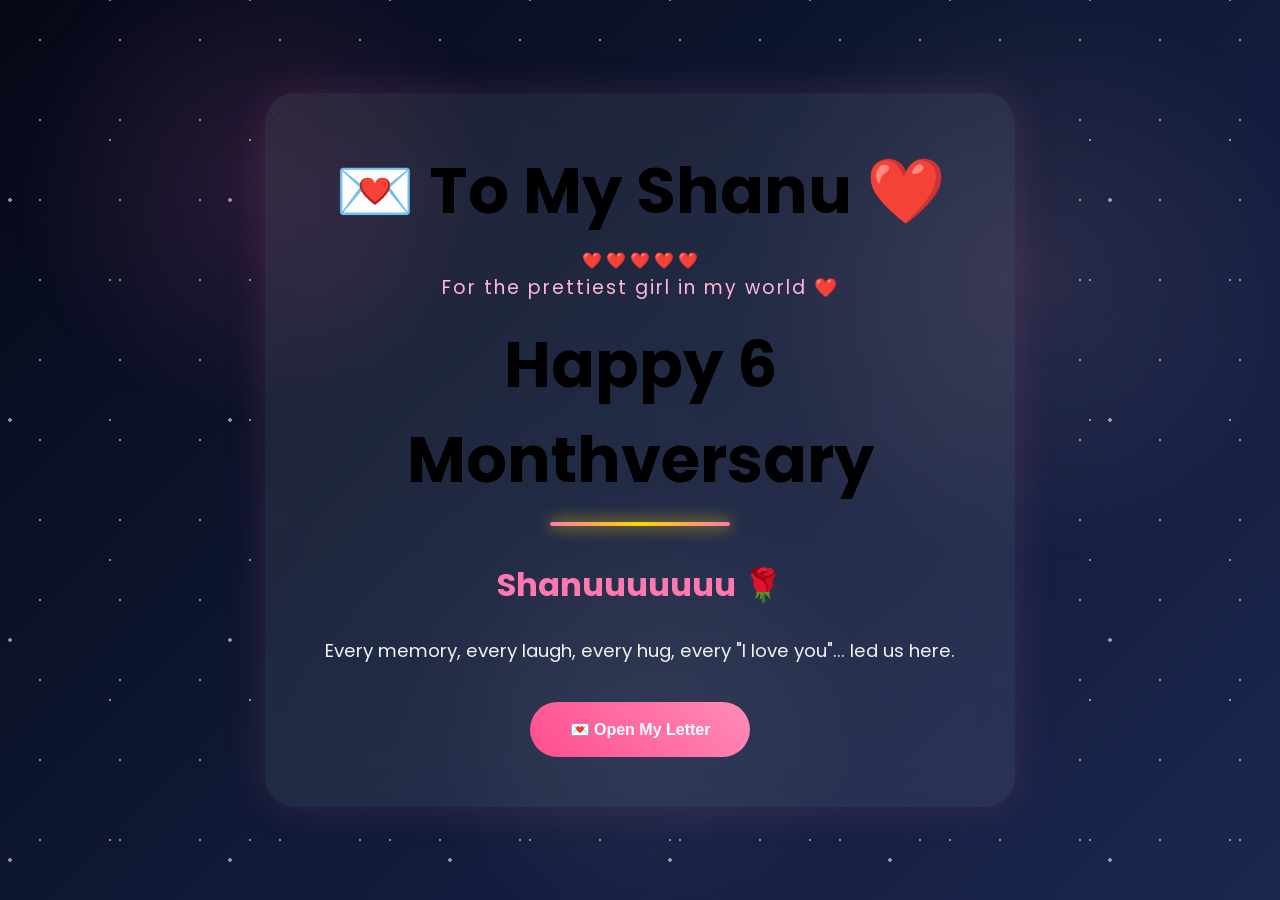
<file: index.html>
<!DOCTYPE html>
<html lang="en">
<head>
    <meta charset="UTF-8">
    <meta name="viewport" content="width=device-width, initial-scale=1.0">
    <title>To My Shanu ❤️</title>
    <link rel="stylesheet" href="style.css">
</head>

<body>

<div class="background-hearts"></div>

<div class="container">

    <h1 class="letter-title">💌 To My Shanu ❤️</h1>

    <div class="floating-hearts">
        <span>❤️</span>
        <span>❤️</span>
        <span>❤️</span>
        <span>❤️</span>
        <span>❤️</span>
    </div>

    <h3 class="small-text">For the prettiest girl in my world ❤️</h3>

    <h1>Happy 6 Monthversary</h1>

<div class="title-line"></div>

    <h2>Shanuuuuuuu 🌹</h2>

    <p class="quote">
        Every memory, every laugh, every hug,
        every "I love you"...
        led us here.
    </p>

    <button id="openBtn">
        💌 Open My Letter
    </button>

</div>
<div class="hearts"></div>

<script src="script.js"></script>

</body>
</html>
</file>
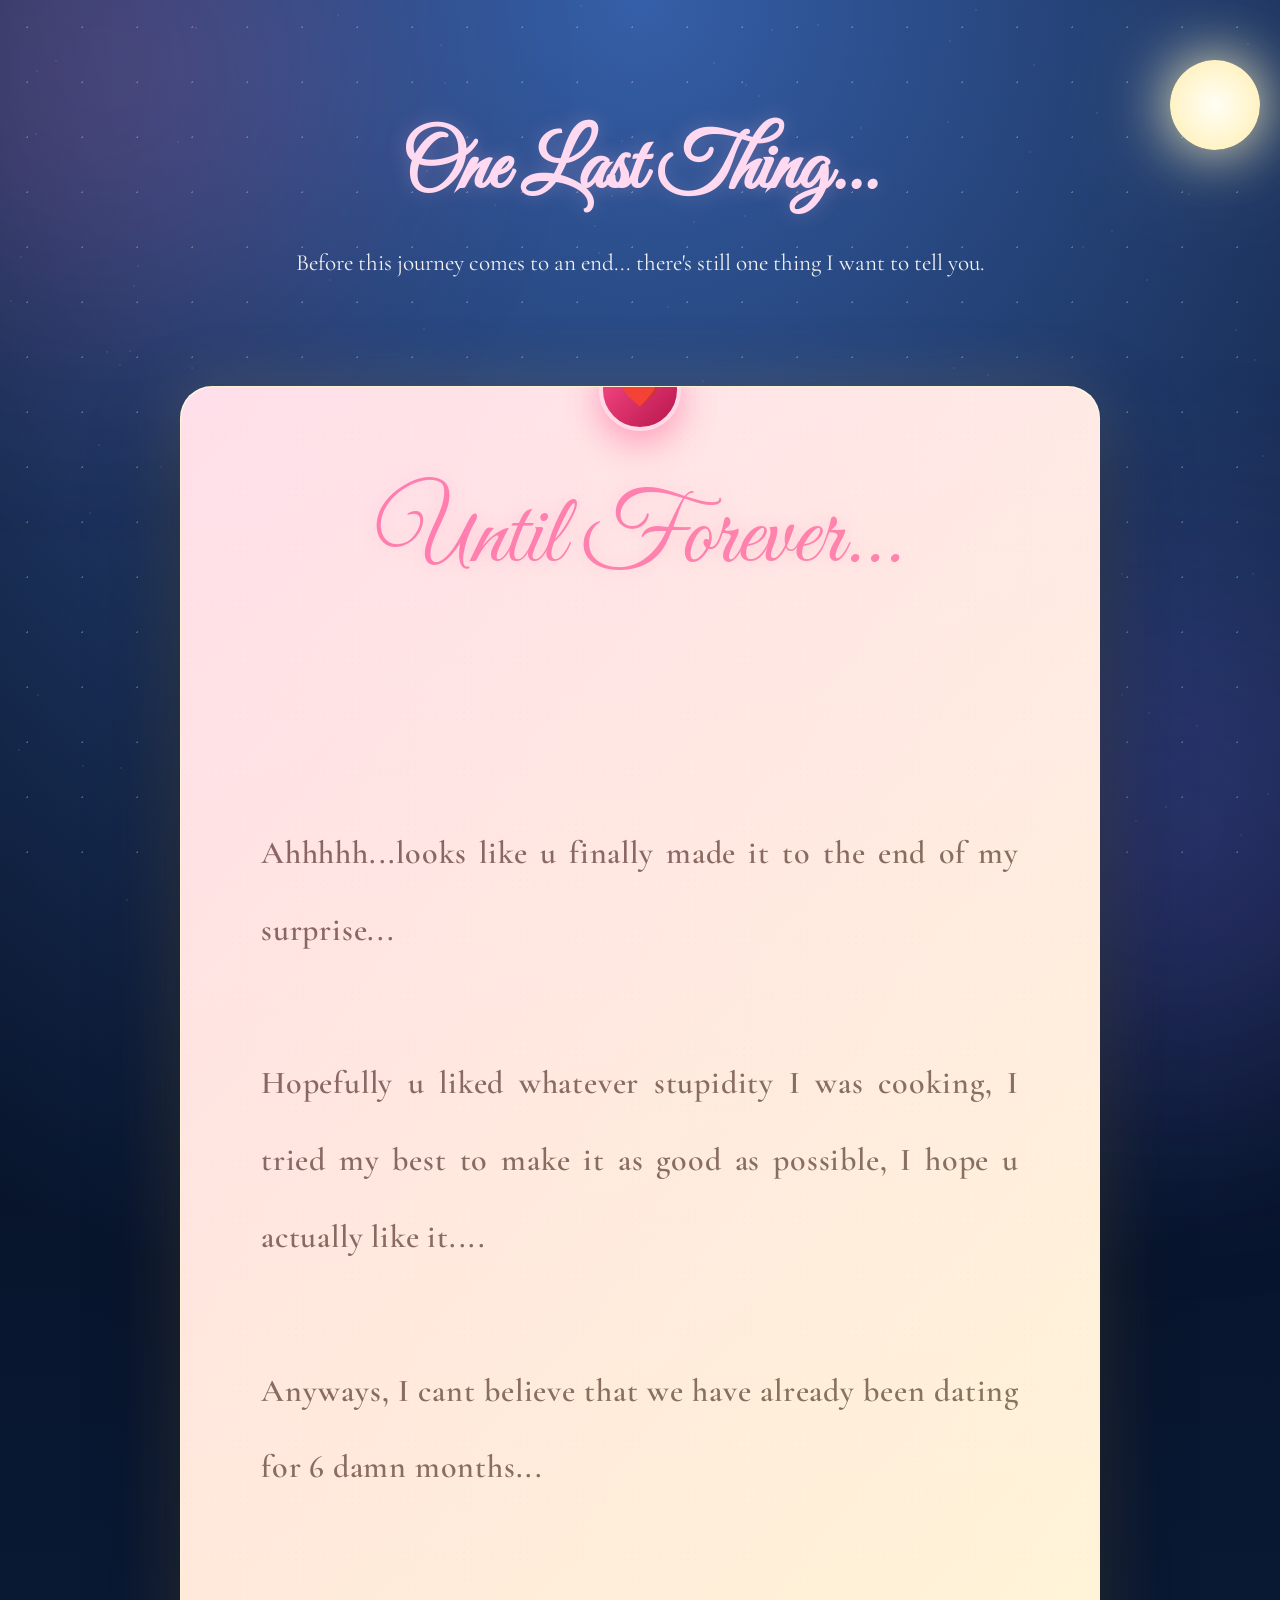
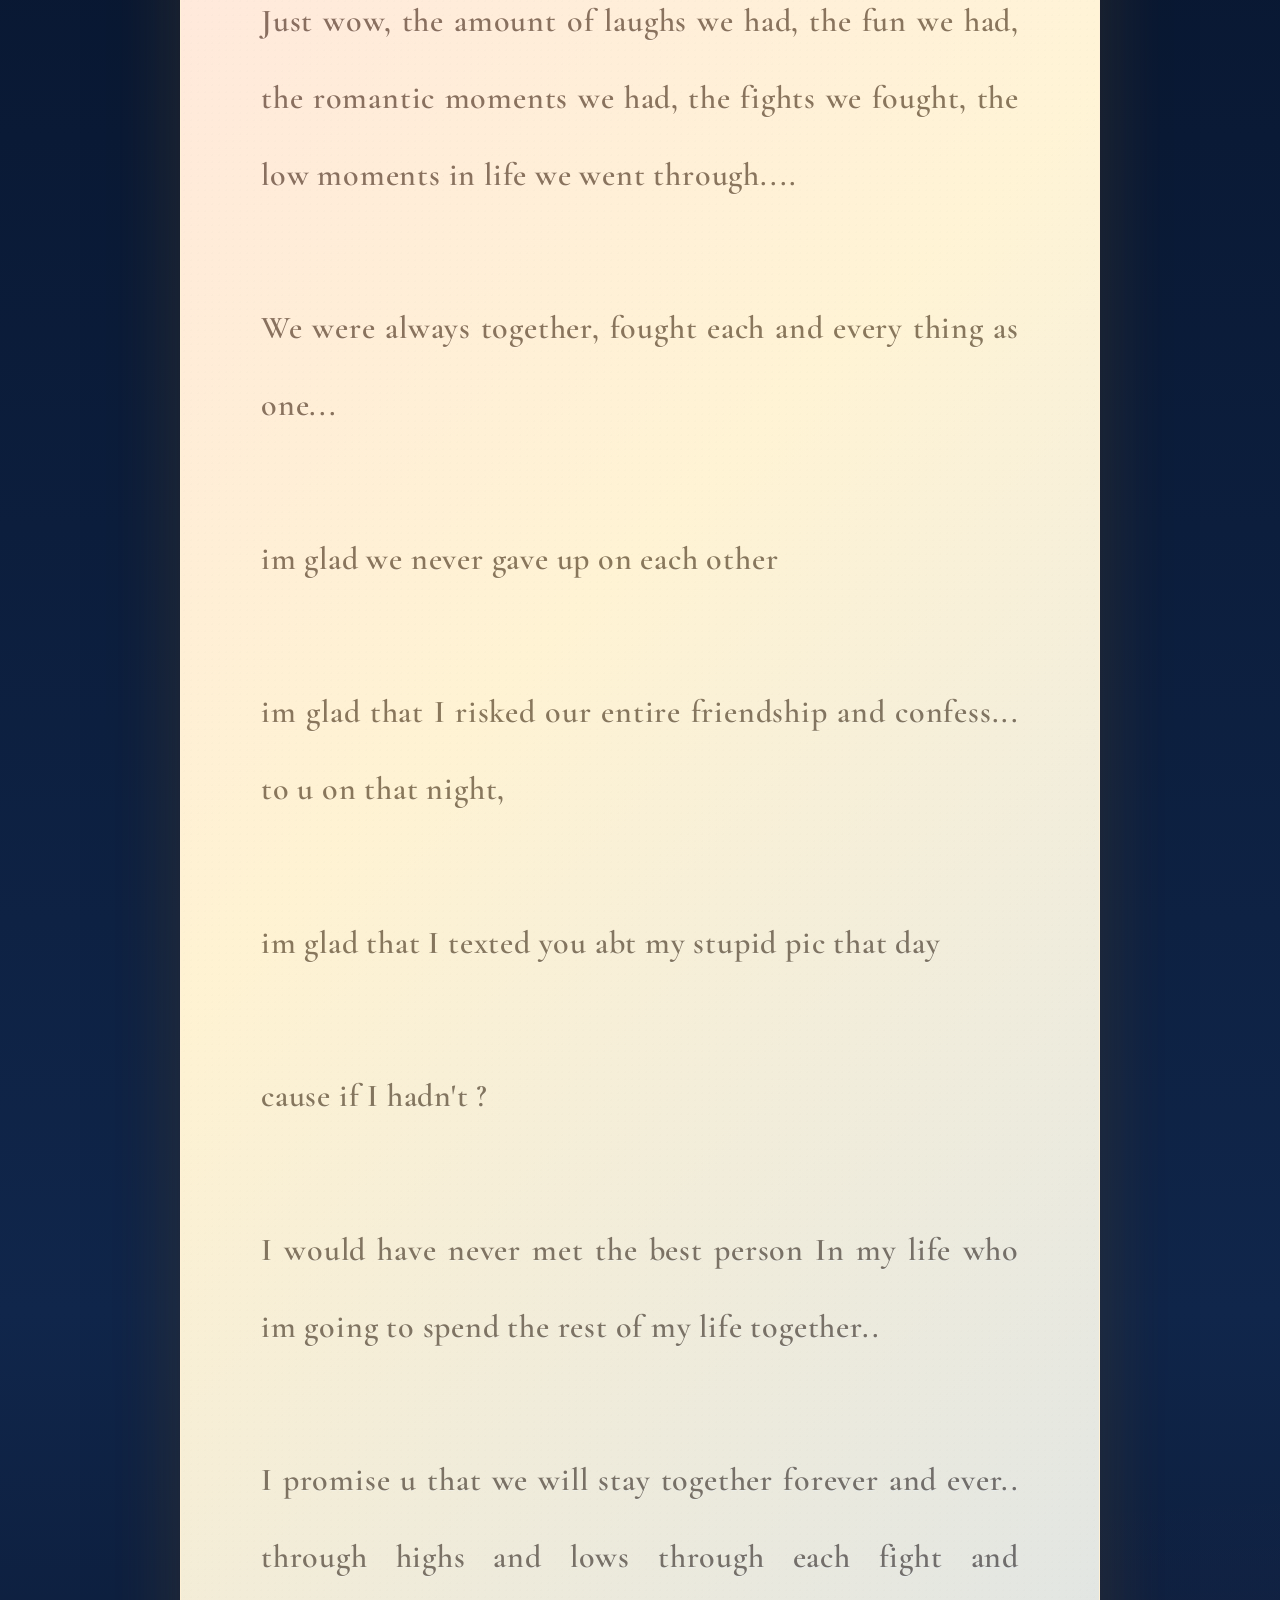
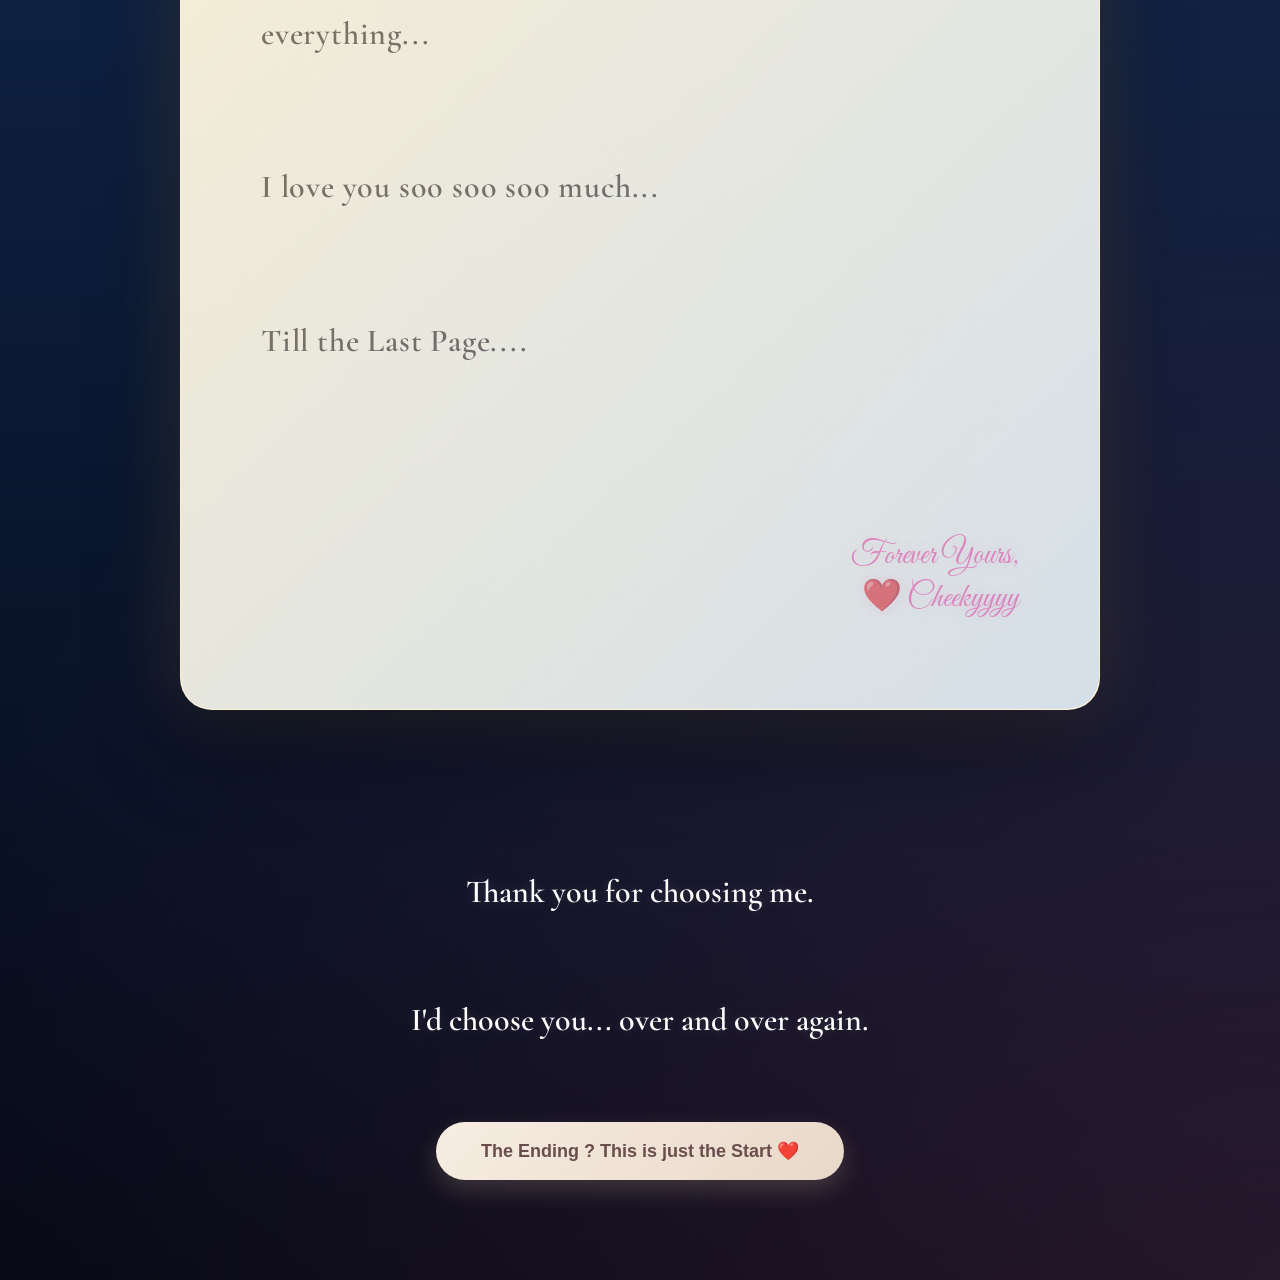
<file: finalletter.html>
<!DOCTYPE html>
<html lang="en">

<head>

<meta charset="UTF-8">

<meta name="viewport"
content="width=device-width, initial-scale=1.0">

<title>One Last Letter ❤️</title>

<link href="https://fonts.googleapis.com/css2?family=Cormorant+Garamond:wght@400;500;600;700&family=Great+Vibes&display=swap" rel="stylesheet">

<link rel="preconnect"
href="https://fonts.googleapis.com">

<link rel="preconnect"
href="https://fonts.gstatic.com"
crossorigin>

<link href="https://fonts.googleapis.com/css2?family=Poppins:wght@300;400;600&family=Caveat:wght@700&display=swap"
rel="stylesheet">

<link href="https://fonts.googleapis.com/css2?family=Cormorant+Garamond:wght@400;500;600;700&family=Great+Vibes&display=swap" rel="stylesheet">

<link rel="stylesheet"
href="finalletter.css">

</head>

<body>

<div class="stars"></div>

<div class="moon"></div>

<div class="glow glow1"></div>

<div class="glow glow2"></div>

<div class="shooting-stars"></div>

<div class="overlay"></div>

<section class="intro">

<h3>

One Last Thing...

</h3>

<p>

Before this journey comes to an end...

there's still one thing

I want to tell you.

</p>

</section>

<section class="letter-section">

<div class="letter">

<div class="wax">

❤️

</div>

<h1>

Until Forever...

</h1>

<div id="letter">

Ahhhhh...looks like u finally made it to the end of my surprise...

Hopefully u liked whatever stupidity I was cooking, I tried my best to make it as good as possible, I hope u actually like it....

Anyways, I cant believe that we have already been dating for 6 damn months...

Just wow, the amount of laughs we had, the fun we had, the romantic moments we had, the fights we fought, the low moments in life we went through....

We were always together, fought each and every thing as one...

im glad we never gave up on each other

im glad that I risked our entire friendship and confess... to u on that night,

im glad that I texted you abt my stupid pic that day

cause if I hadn't ?

I would have never met the best person In my life who im going to spend the rest of my life together..

I promise u that we will stay together forever and ever.. through highs and lows through each fight and everything...

I love you soo soo soo much...

Till the Last Page....

</div>

<div class="signature">

Forever Yours,

<br>

❤️ Cheekyyyy

</div>

</div>

</section>

<div class="bottom-message">

<p>

Thank you for choosing me.

<br><br>

I'd choose you...

over and over again.

</p>

</div>

<div class="continue">

<button id="endBtn">

The Ending ? This is just the Start ❤️

</button>

</div>

<script src="finalletter.js"></script>

</body>

</html>
</file>
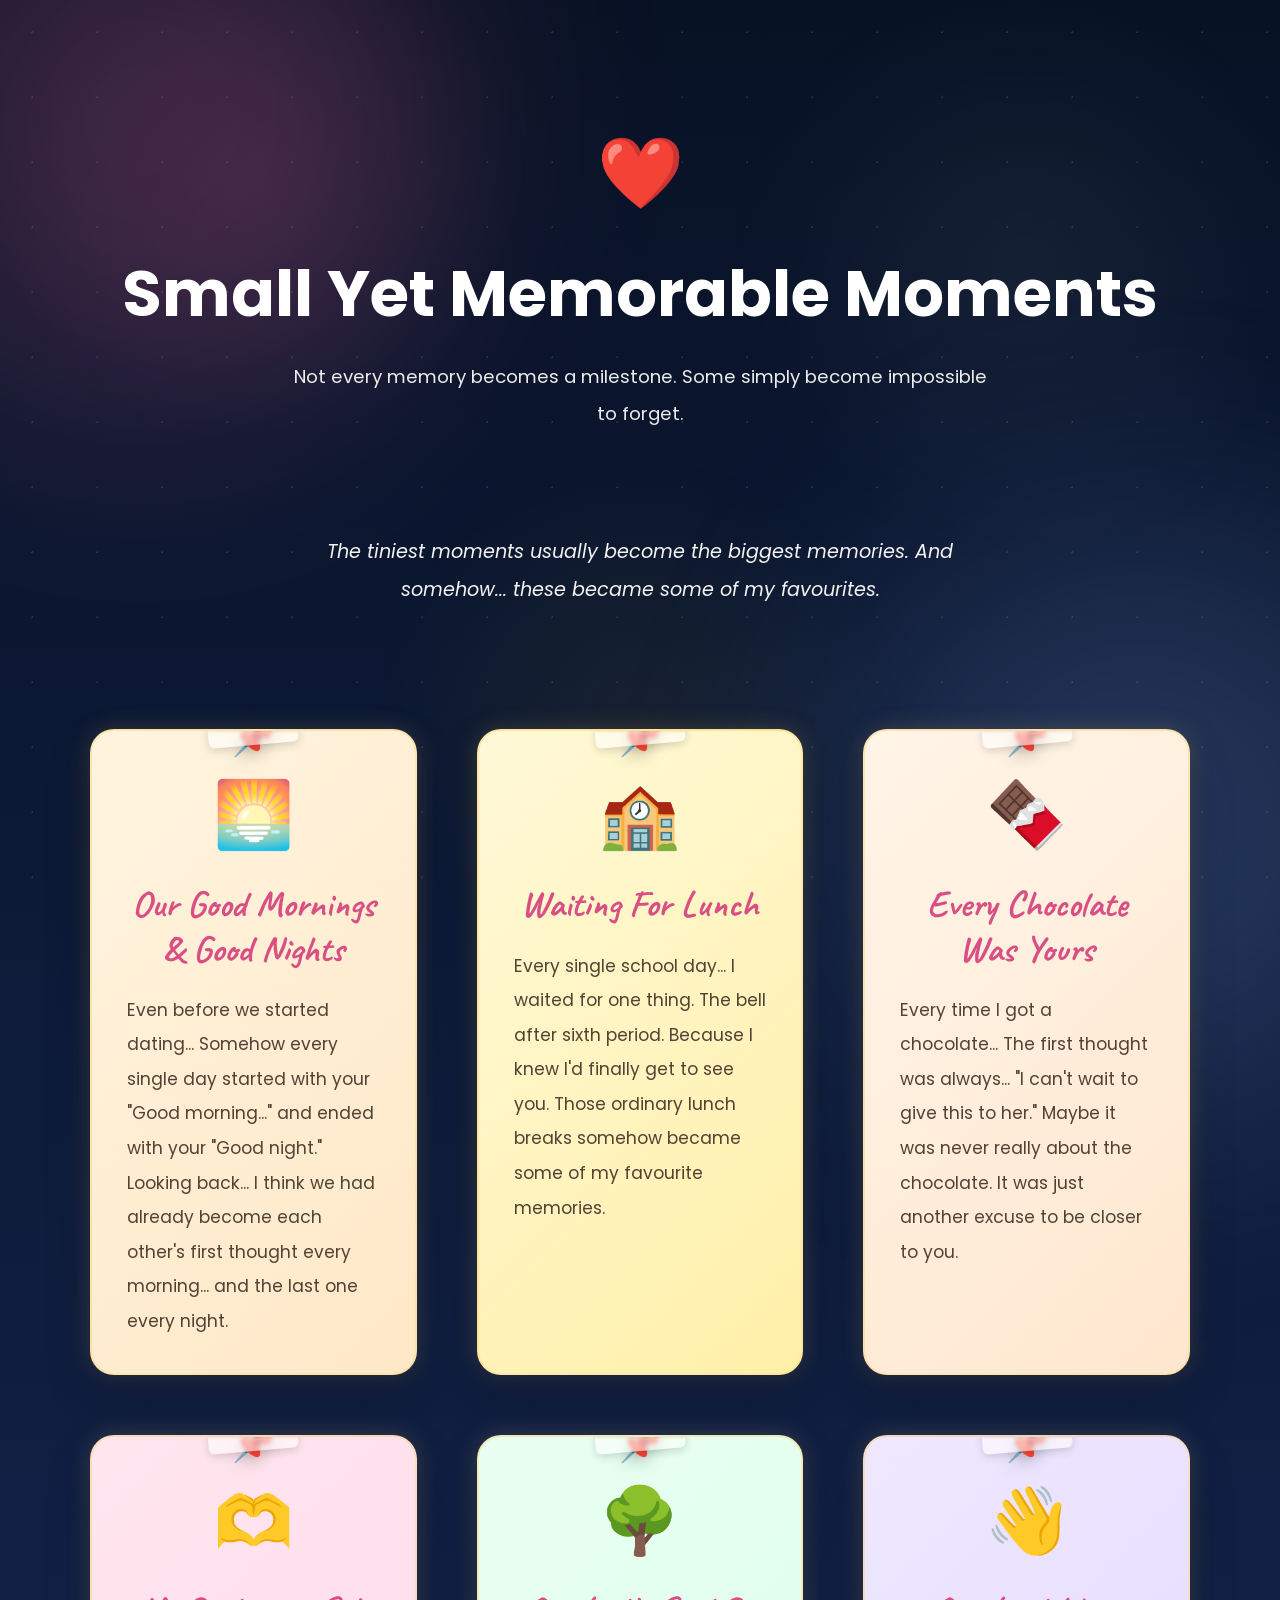
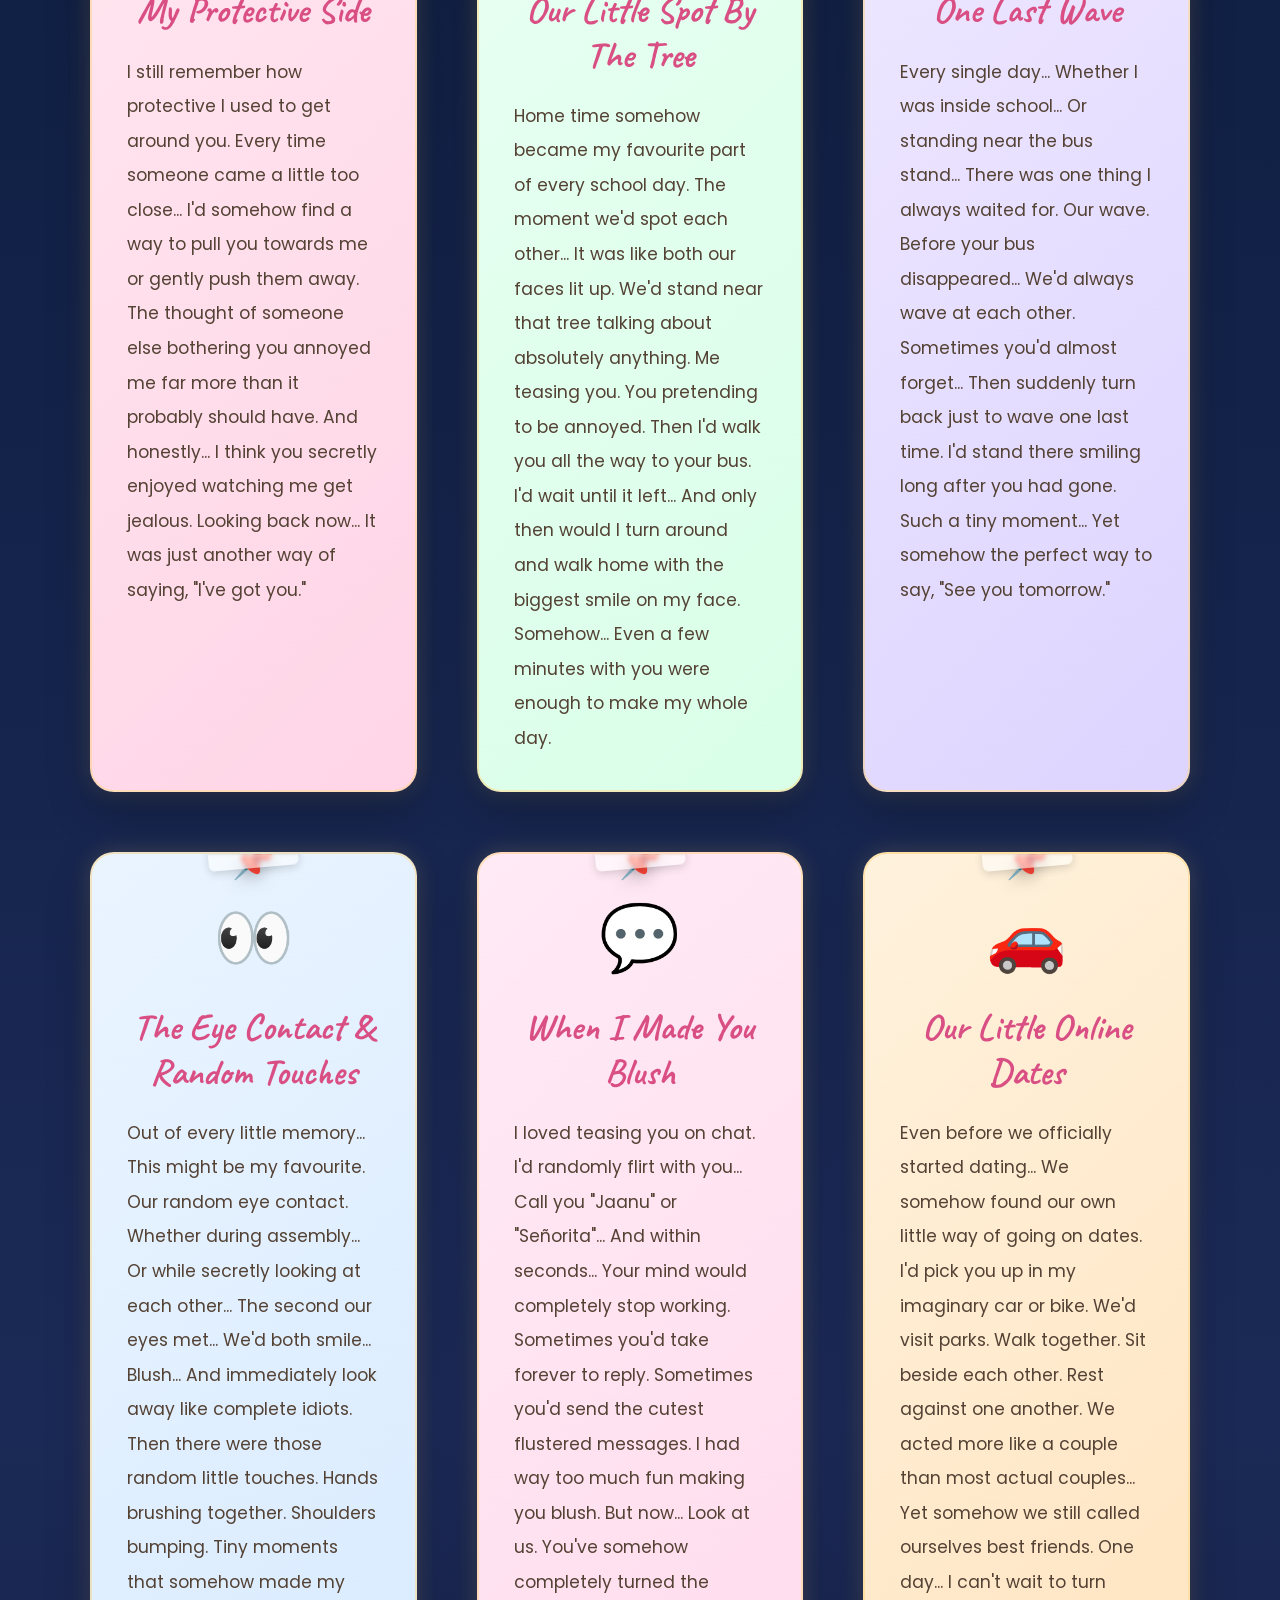
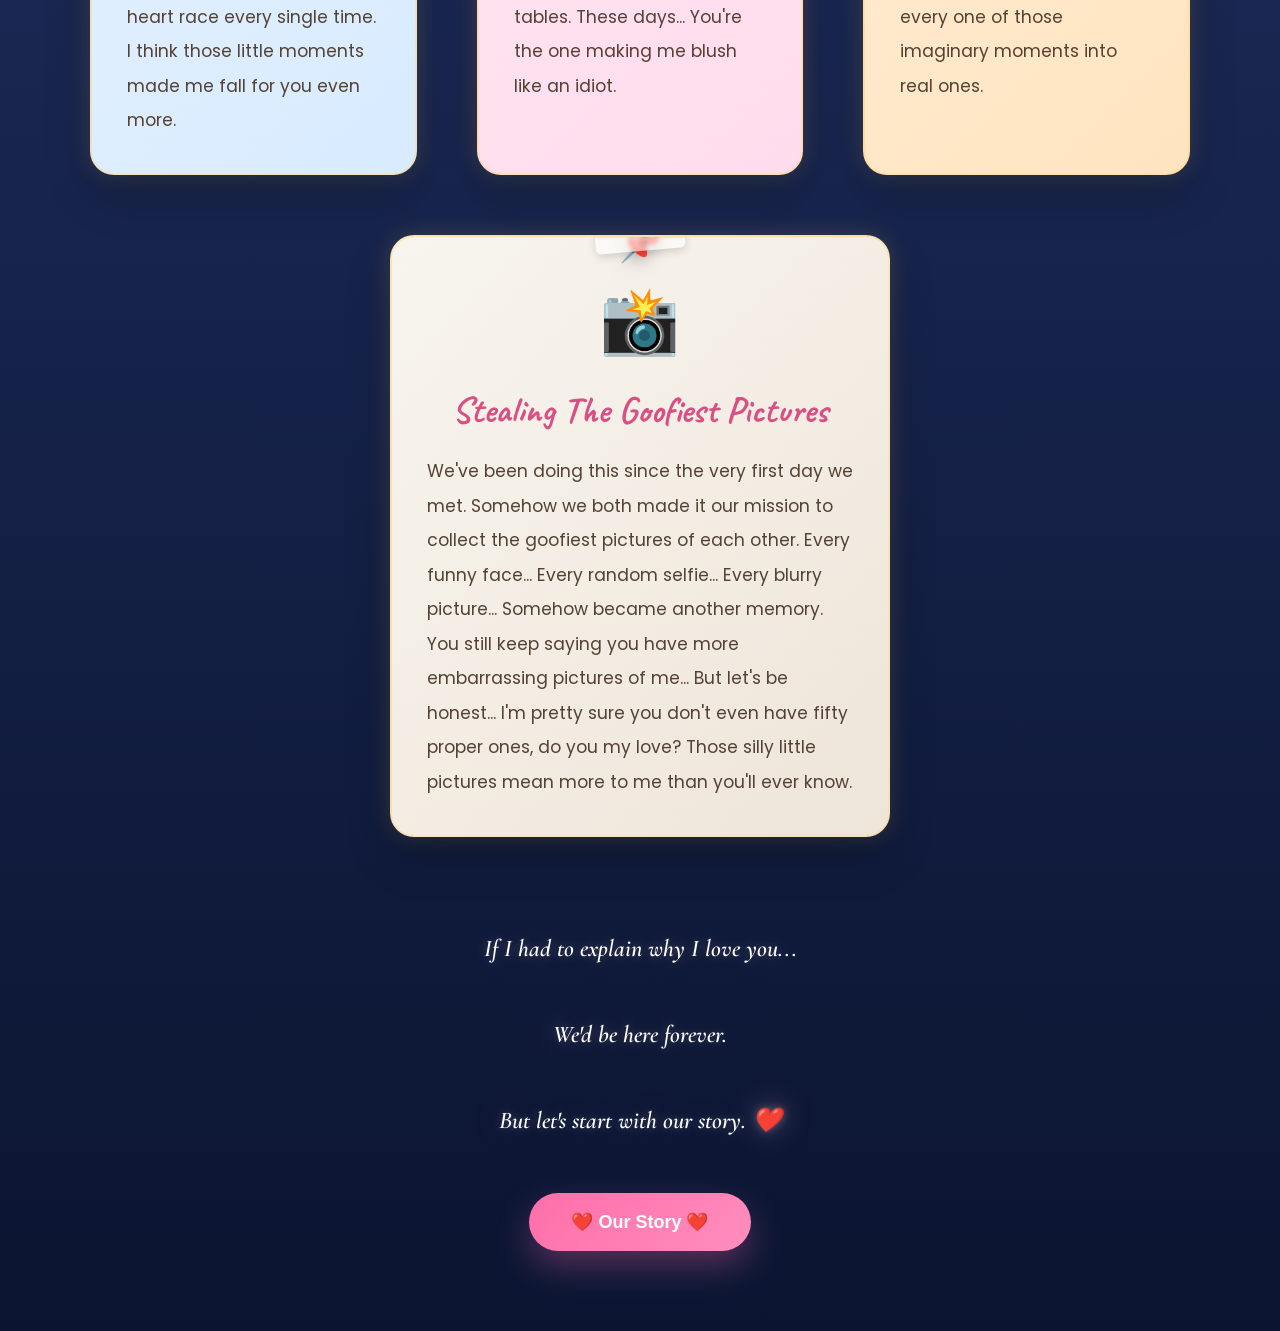
<file: moments.html>
<!DOCTYPE html>
<html lang="en">

<head>

<meta charset="UTF-8">

<meta name="viewport"
content="width=device-width, initial-scale=1.0">

<title>Small Yet Memorable Moments ❤️</title>

<link rel="preconnect"
href="https://fonts.googleapis.com">

<link rel="preconnect"
href="https://fonts.gstatic.com"
crossorigin>

<link href="https://fonts.googleapis.com/css2?family=Poppins:wght@300;400;500;600;700&family=Caveat:wght@400;700&display=swap"
rel="stylesheet">

<link rel="stylesheet"
href="moments.css">

<link href="https://fonts.googleapis.com/css2?family=Cormorant+Garamond:wght@500;600;700&display=swap" rel="stylesheet">

</head>

<body>

<div class="background"></div>

<div class="stars"></div>

<div class="gradient gradient1"></div>

<div class="gradient gradient2"></div>

<header class="hero">

<div class="hero-content">

<div class="heart">

❤️

</div>

<h1>

Small Yet

Memorable Moments

</h1>

<p>

Not every memory becomes a milestone.

Some simply become impossible to forget.

</p>

</div>

</header>

<section class="intro">

<p>

The tiniest moments usually become

the biggest memories.

And somehow...

these became some of my favourites.

</p>

</section>

<main class="memory-board">

<!-- MEMORY 1 -->

<div class="note">

<div class="pin">📌</div>

<div class="emoji">🌅</div>

<h2>

Our Good Mornings & Good Nights

</h2>

<p>

Even before we started dating...

Somehow every single day started with your "Good morning..."

and ended with your "Good night."

Looking back...

I think we had already become each other's

first thought every morning...

and the last one every night.

</p>

</div>

<!-- MEMORY 2 -->

<div class="note">

<div class="pin">📌</div>

<div class="emoji">🏫</div>

<h2>

Waiting For Lunch

</h2>

<p>

Every single school day...

I waited for one thing.

The bell after sixth period.

Because I knew I'd finally get to see you.

Those ordinary lunch breaks somehow became

some of my favourite memories.

</p>

</div>

<!-- MEMORY 3 -->

<div class="note">

<div class="pin">📌</div>

<div class="emoji">🍫</div>

<h2>

Every Chocolate Was Yours

</h2>

<p>

Every time I got a chocolate...

The first thought was always...

"I can't wait to give this to her."

Maybe it was never really about

the chocolate.

It was just another excuse

to be closer to you.

</p>

</div>

<div class="note">

<div class="pin">📌</div>

<div class="emoji">🫶</div>

<h2>My Protective Side</h2>

<p>
I still remember how protective I used to get around you.

Every time someone came a little too close...

I'd somehow find a way to pull you towards me or gently push them away.

The thought of someone else bothering you annoyed me far more than it probably should have.

And honestly...

I think you secretly enjoyed watching me get jealous.

Looking back now...

It was just another way of saying,

"I've got you."
</p>

</div>

<div class="note">

<div class="pin">📌</div>

<div class="emoji">🌳</div>

<h2>Our Little Spot By The Tree</h2>

<p>
Home time somehow became my favourite part of every school day.

The moment we'd spot each other...

It was like both our faces lit up.

We'd stand near that tree talking about absolutely anything.

Me teasing you.

You pretending to be annoyed.

Then I'd walk you all the way to your bus.

I'd wait until it left...

And only then would I turn around and walk home with the biggest smile on my face.

Somehow...

Even a few minutes with you were enough to make my whole day.
</p>

</div>

<div class="note">

<div class="pin">📌</div>

<div class="emoji">👋</div>

<h2>One Last Wave</h2>

<p>
Every single day...

Whether I was inside school...

Or standing near the bus stand...

There was one thing I always waited for.

Our wave.

Before your bus disappeared...

We'd always wave at each other.

Sometimes you'd almost forget...

Then suddenly turn back just to wave one last time.

I'd stand there smiling long after you had gone.

Such a tiny moment...

Yet somehow the perfect way to say,

"See you tomorrow."
</p>

</div>

<div class="note">

<div class="pin">📌</div>

<div class="emoji">👀</div>

<h2>The Eye Contact & Random Touches</h2>

<p>
Out of every little memory...

This might be my favourite.

Our random eye contact.

Whether during assembly...

Or while secretly looking at each other...

The second our eyes met...

We'd both smile...

Blush...

And immediately look away like complete idiots.

Then there were those random little touches.

Hands brushing together.

Shoulders bumping.

Tiny moments that somehow made my heart race every single time.

I think those little moments made me fall for you even more.
</p>

</div>

<div class="note">

<div class="pin">📌</div>

<div class="emoji">💬</div>

<h2>When I Made You Blush</h2>

<p>
I loved teasing you on chat.

I'd randomly flirt with you...

Call you "Jaanu" or "Señorita"...

And within seconds...

Your mind would completely stop working.

Sometimes you'd take forever to reply.

Sometimes you'd send the cutest flustered messages.

I had way too much fun making you blush.

But now...

Look at us.

You've somehow completely turned the tables.

These days...

You're the one making me blush like an idiot.
</p>

</div>

<div class="note">

<div class="pin">📌</div>

<div class="emoji">🚗</div>

<h2>Our Little Online Dates</h2>

<p>
Even before we officially started dating...

We somehow found our own little way of going on dates.

I'd pick you up in my imaginary car or bike.

We'd visit parks.

Walk together.

Sit beside each other.

Rest against one another.

We acted more like a couple than most actual couples...

Yet somehow we still called ourselves best friends.

One day...

I can't wait to turn every one of those imaginary moments into real ones.
</p>

</div>

<div class="note last-note">

<div class="pin">📌</div>

<div class="emoji">📸</div>

<h2>Stealing The Goofiest Pictures</h2>

<p>
We've been doing this since the very first day we met.

Somehow we both made it our mission to collect the goofiest pictures of each other.

Every funny face...

Every random selfie...

Every blurry picture...

Somehow became another memory.

You still keep saying you have more embarrassing pictures of me...

But let's be honest...

I'm pretty sure you don't even have fifty proper ones, do you my love?

Those silly little pictures mean more to me than you'll ever know.
</p>

</div>


</main>

<section class="ending-quote">

<p>
    If I had to explain why I love you...
    <br><br>
    We'd be here forever.
    <br><br>
    But let's start with our story. ❤️
</p>
</section>

<div class="continue">

<button id="continueBtn">
❤️ Our Story ❤️

</button>

</div>

<script src="moments.js"></script>

</body>

</html>
</file>
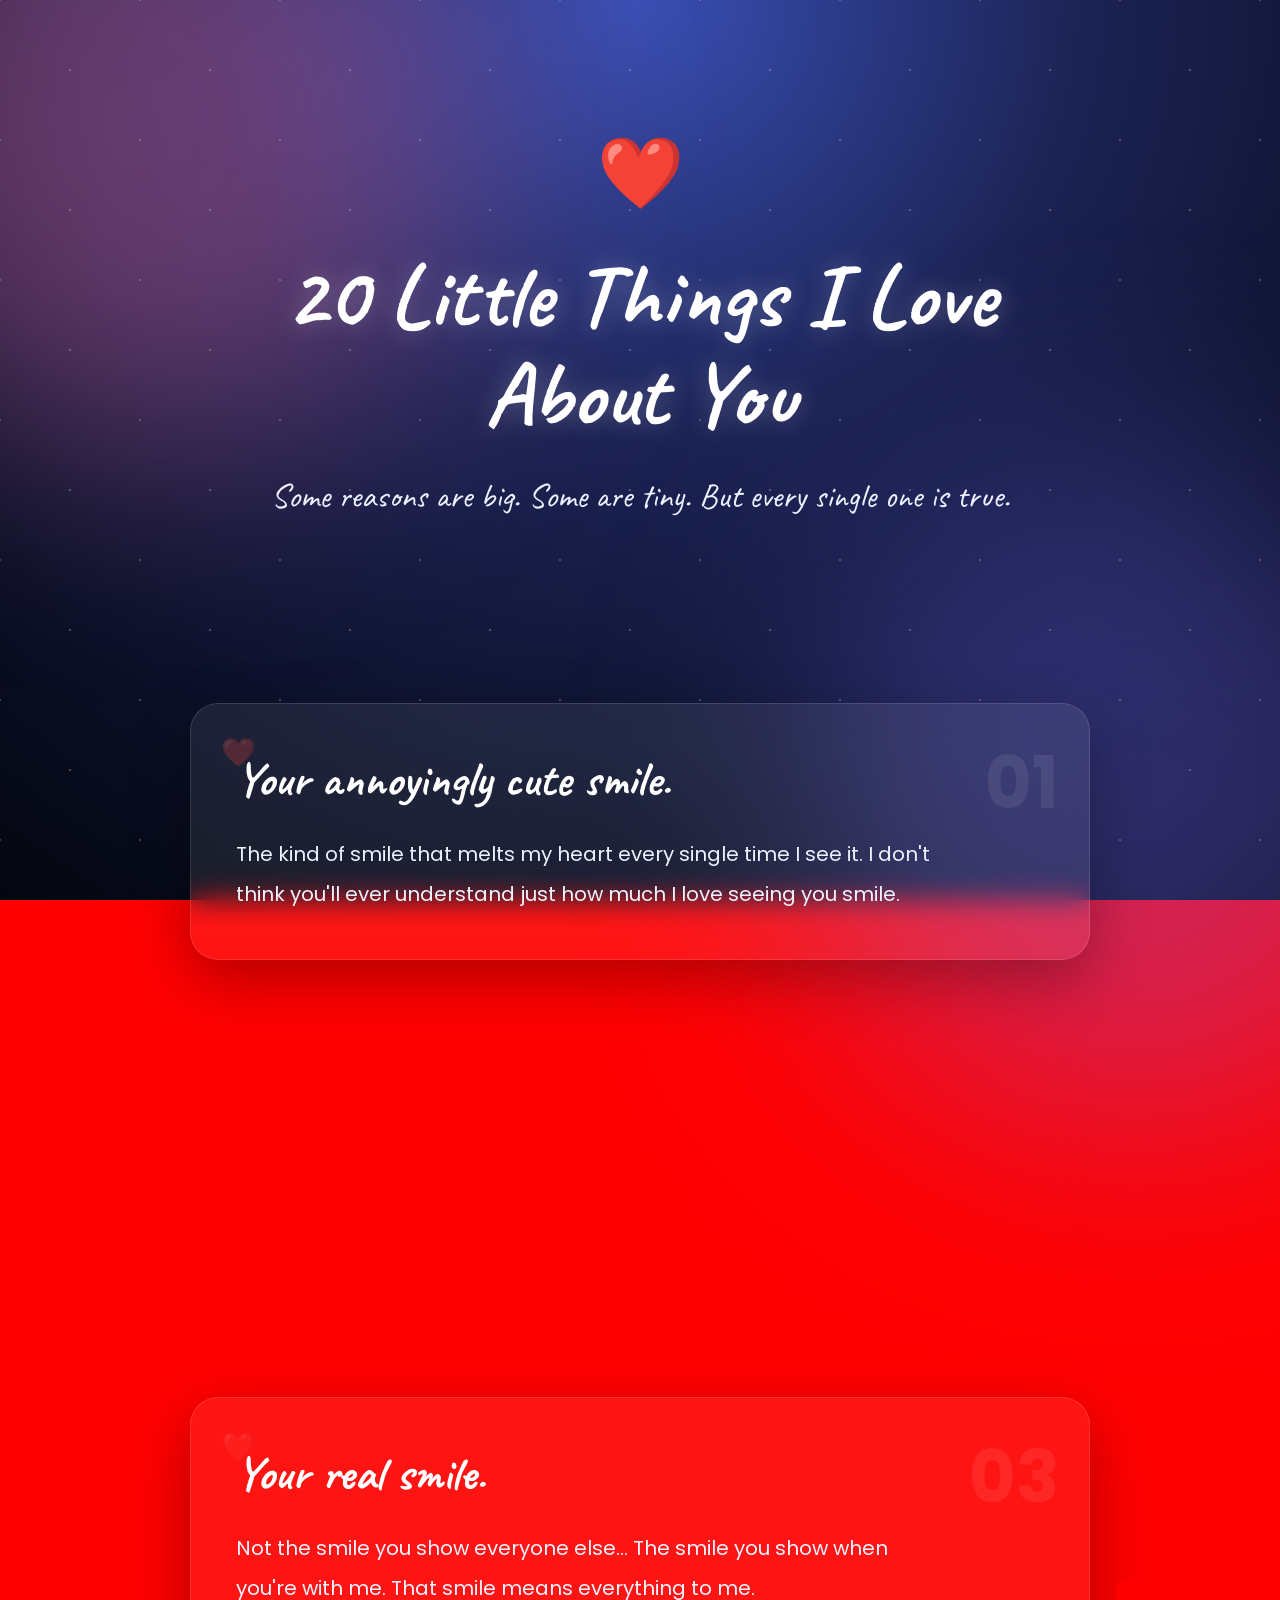
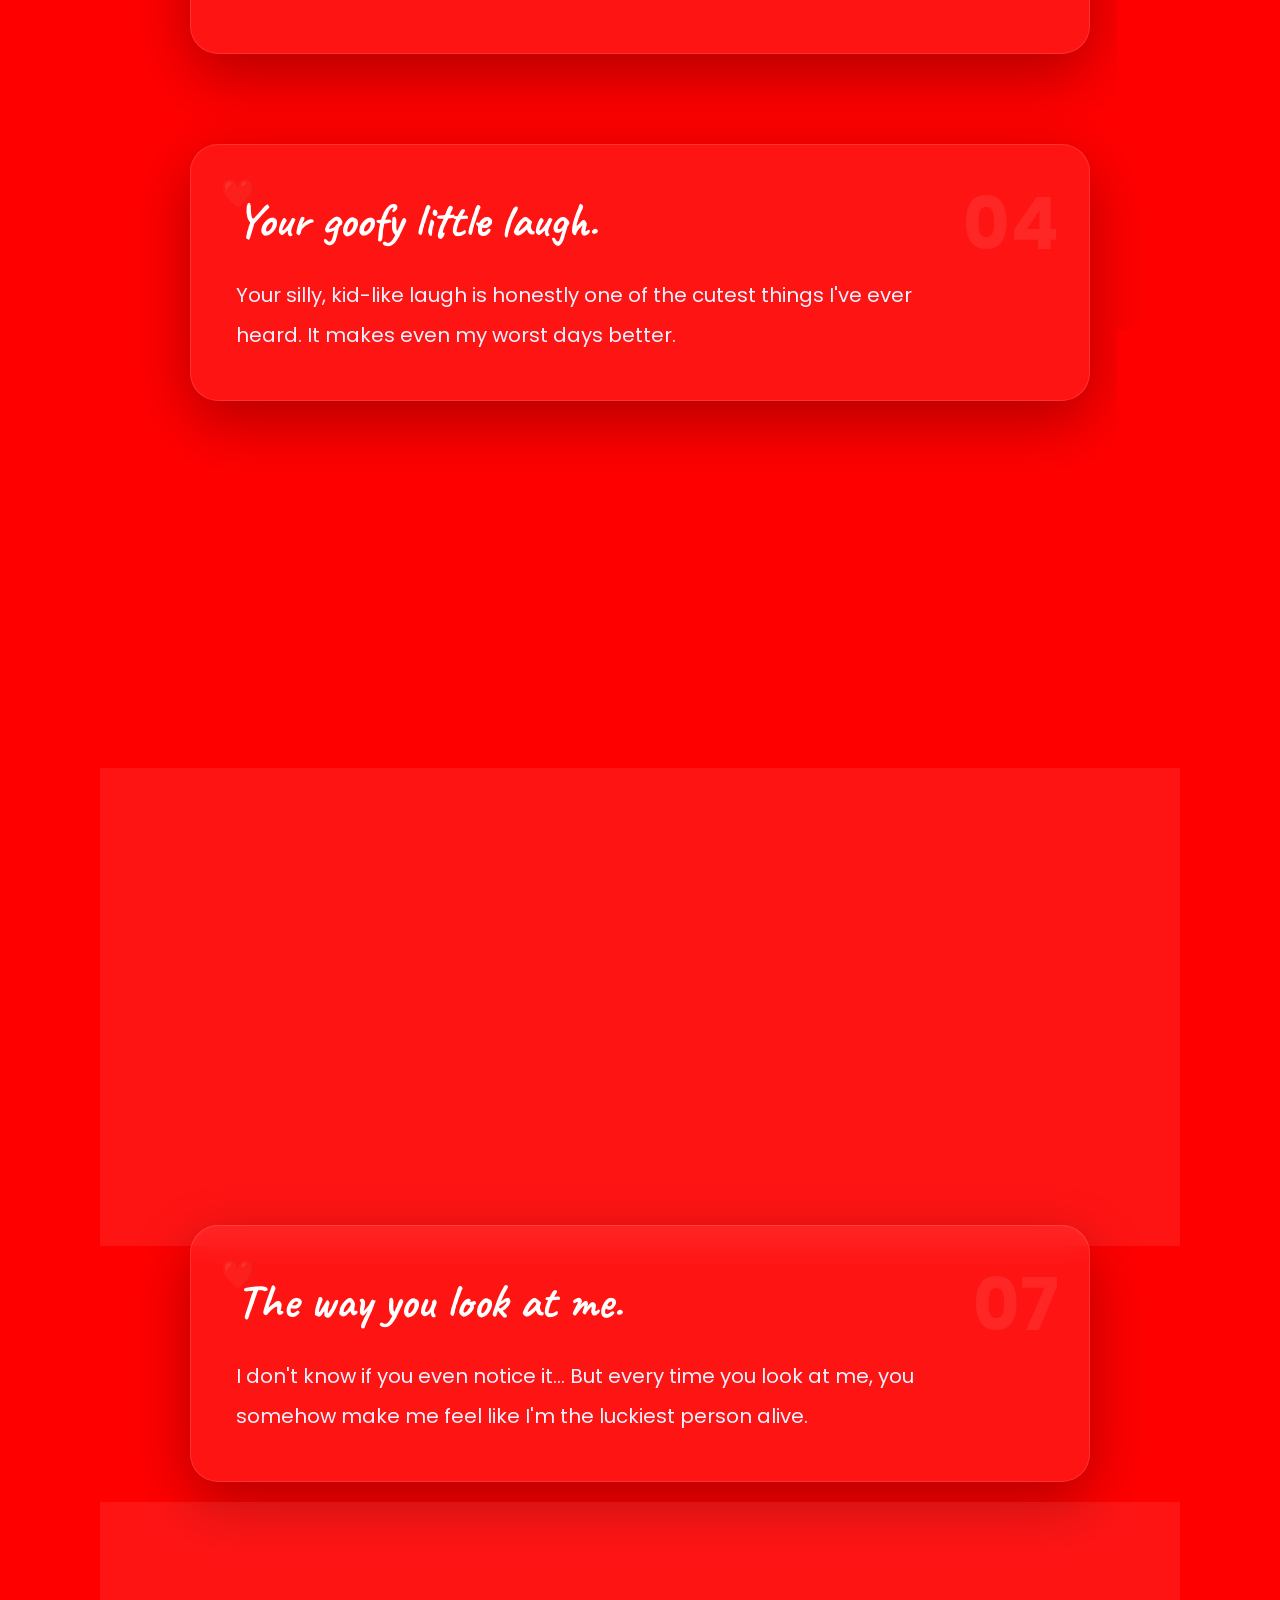
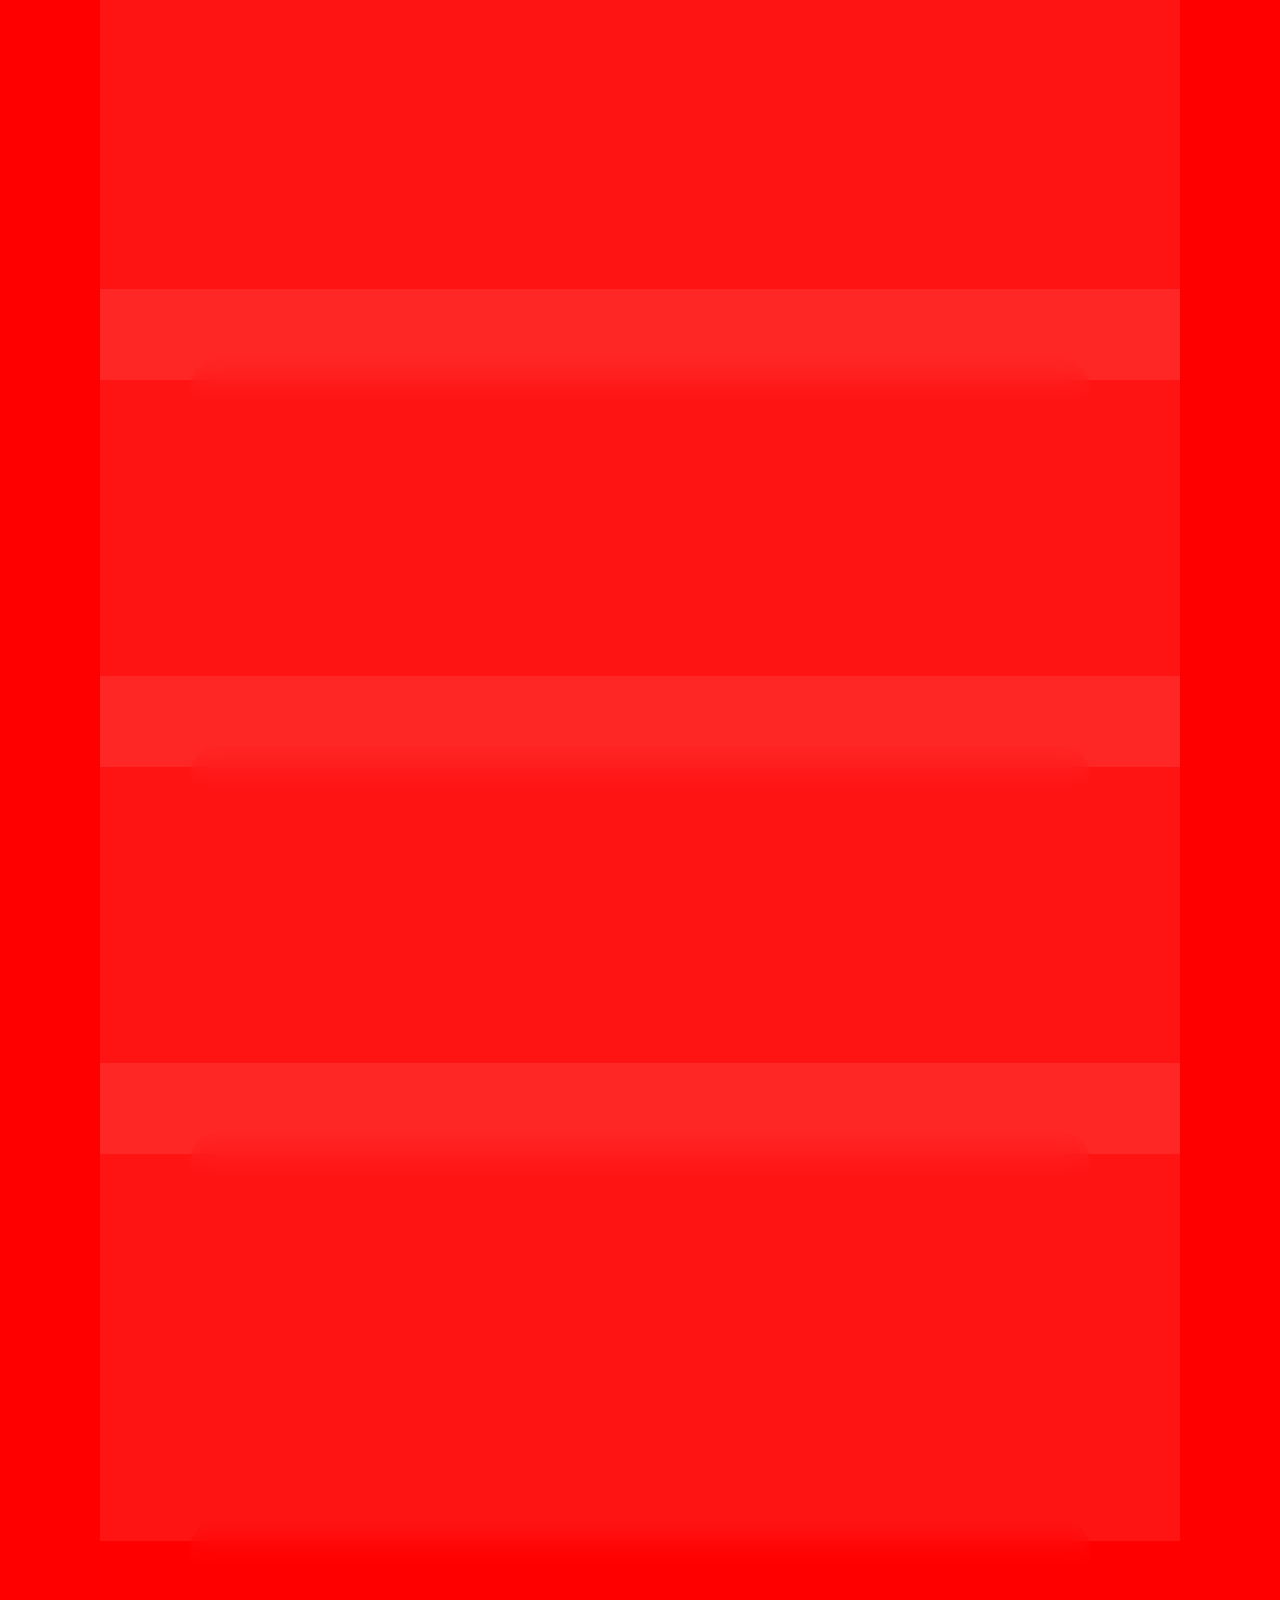
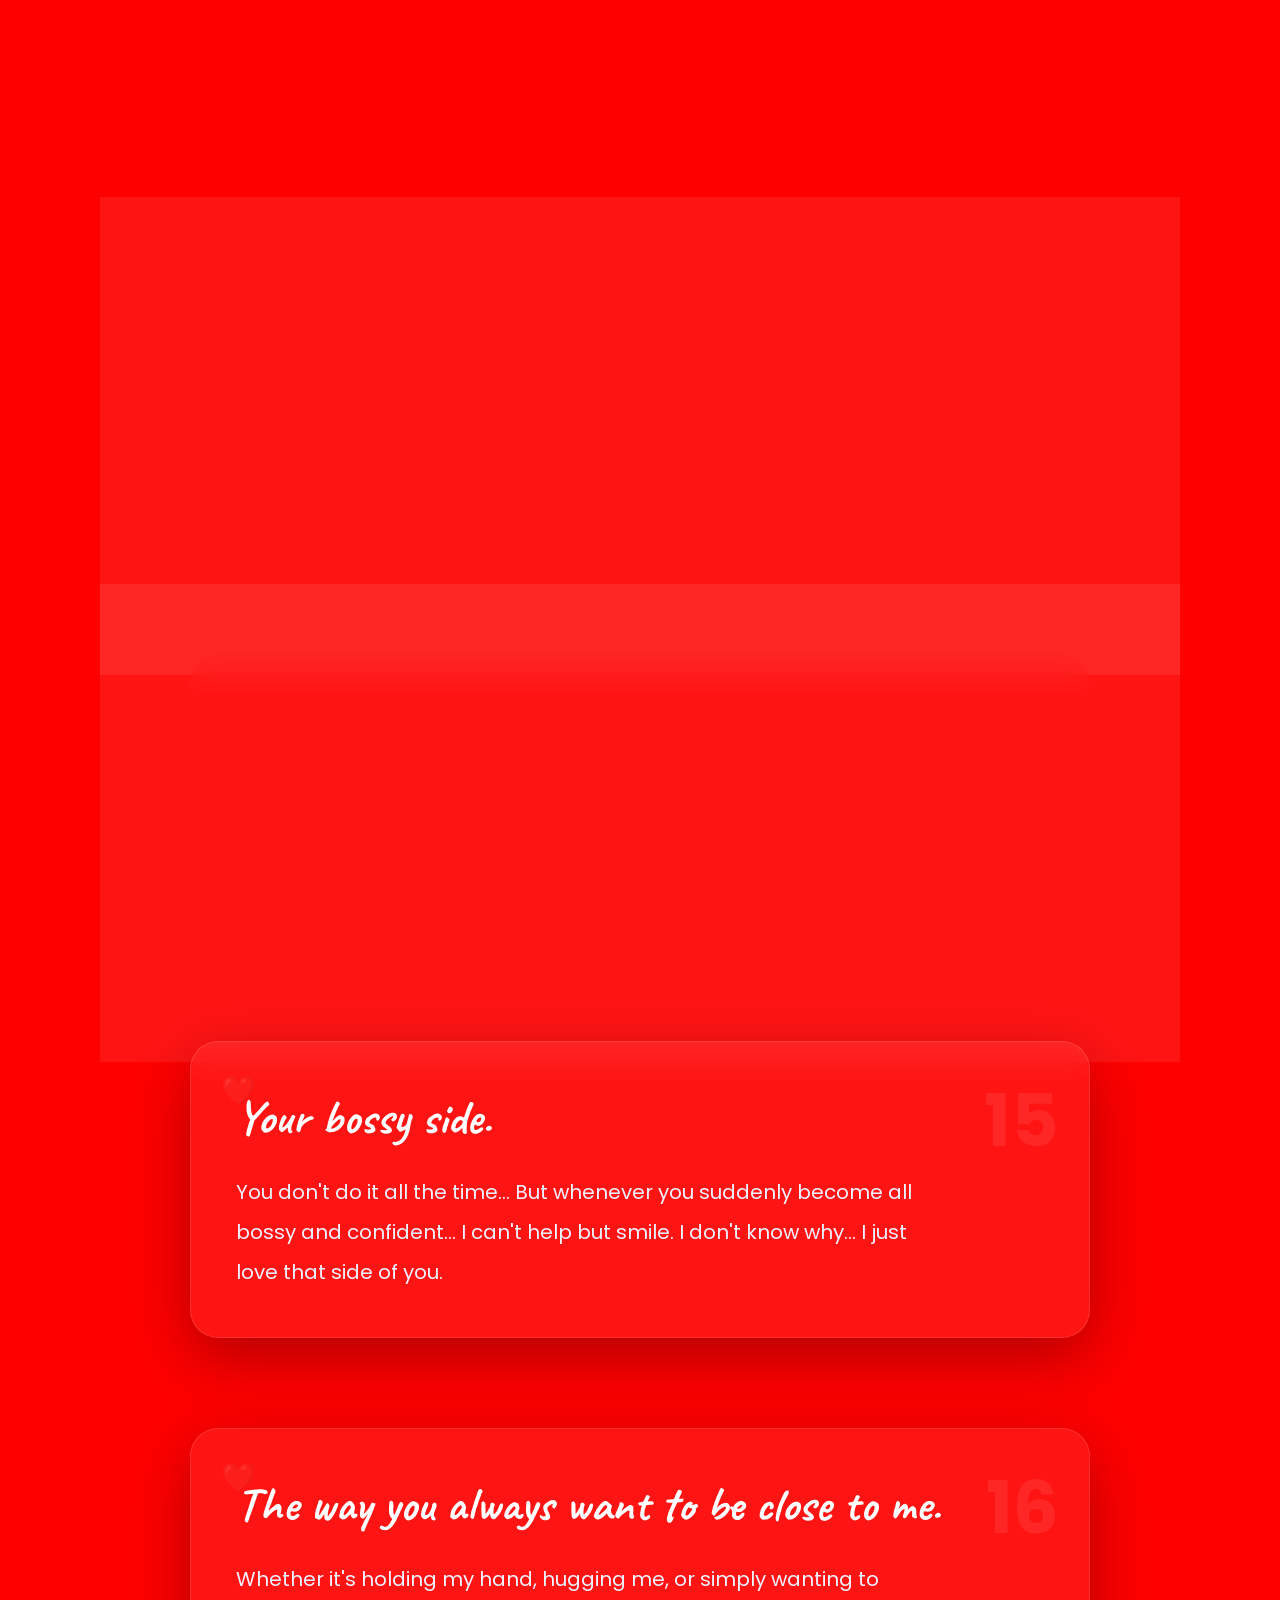
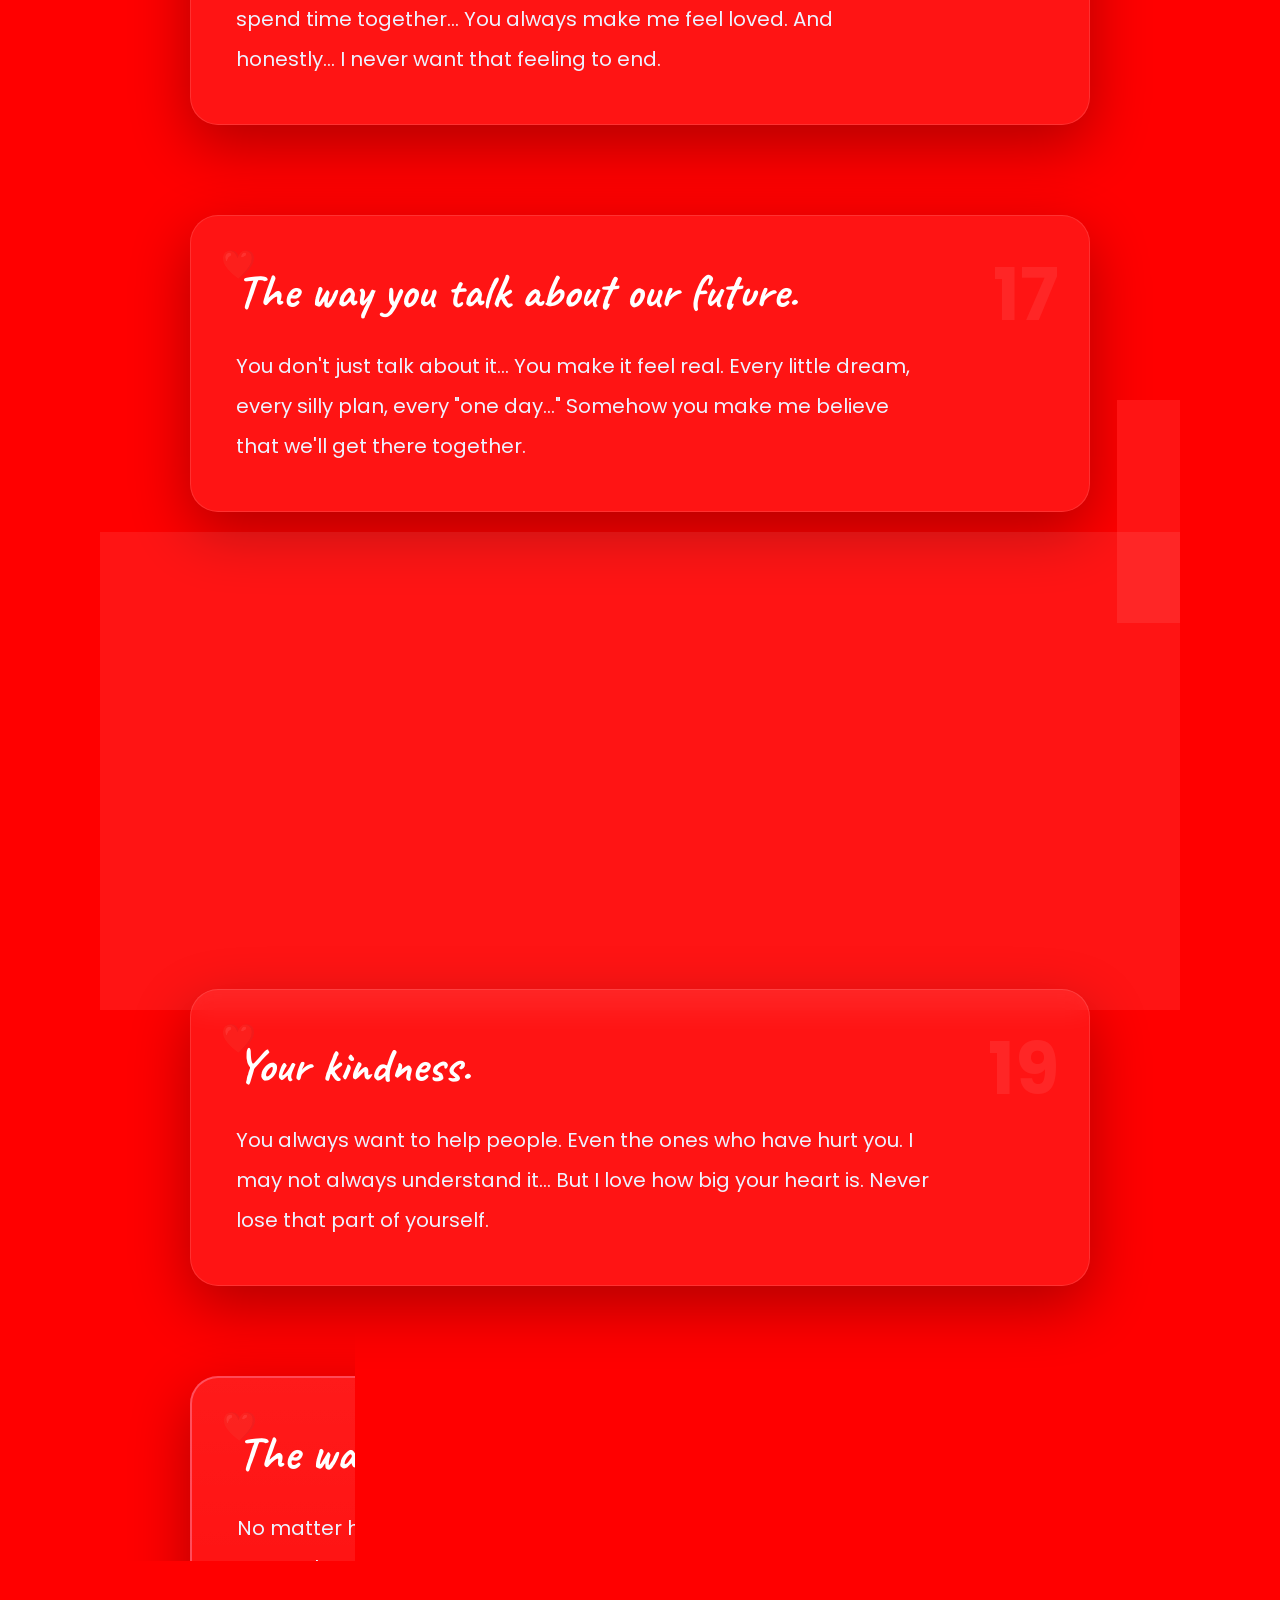
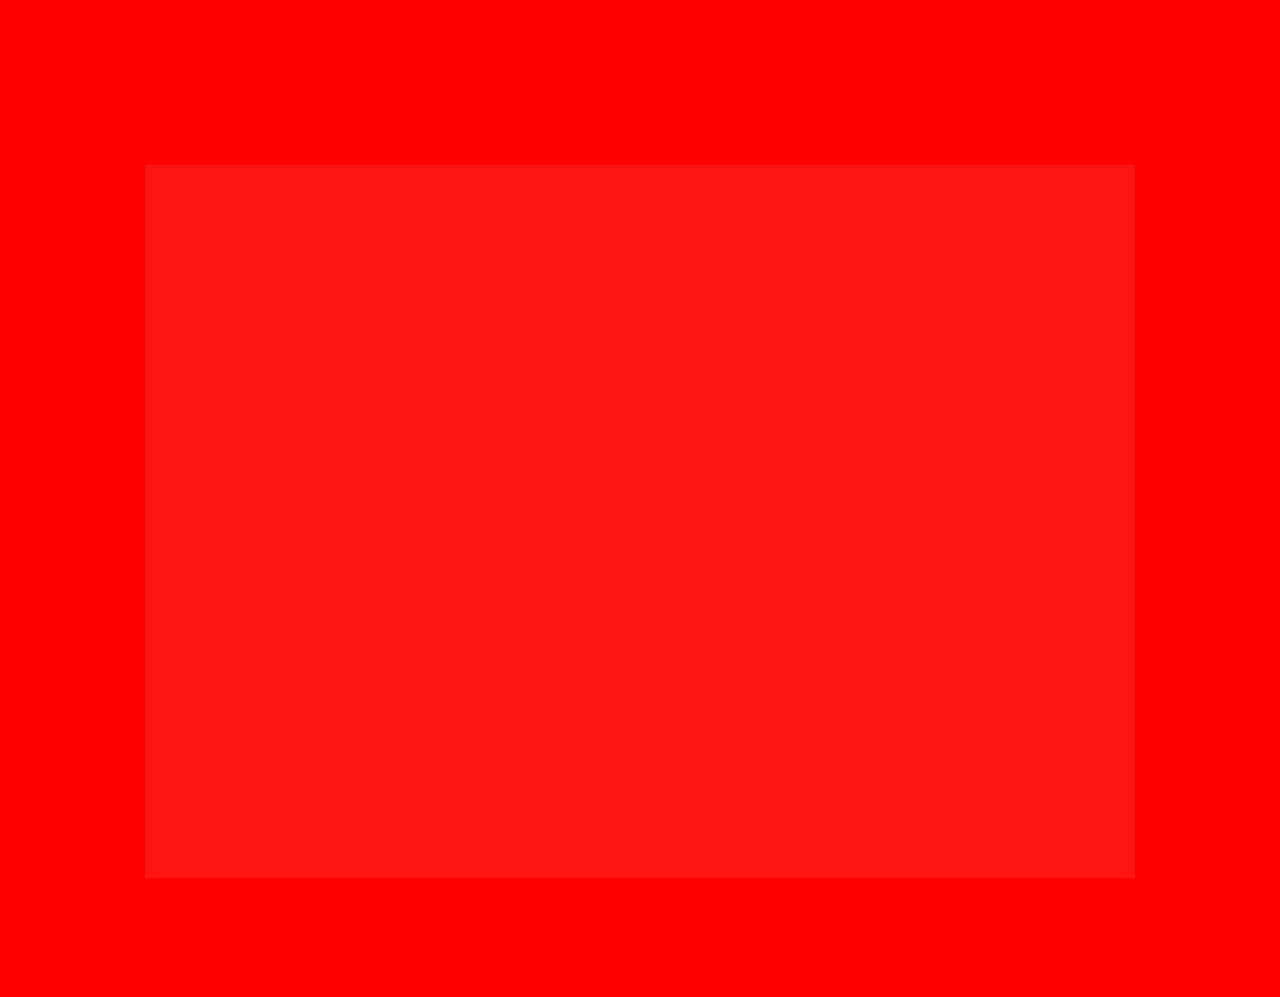
<file: reasons.html>
<!DOCTYPE html>
<html lang="en">

<head>

<meta charset="UTF-8">

<meta name="viewport"
content="width=device-width, initial-scale=1.0">

<title>20 Little Things I Love About You ❤️</title>

<link rel="preconnect"
href="https://fonts.googleapis.com">

<link rel="preconnect"
href="https://fonts.gstatic.com"
crossorigin>

<link href="https://fonts.googleapis.com/css2?family=Poppins:wght@300;400;500;600;700&family=Caveat:wght@400;700&display=swap"
rel="stylesheet">

<link rel="stylesheet"
href="reasons.css">

</head>

<body>

<div class="background"></div>



<div class="stars"></div>

<div class="gradient gradient1"></div>

<div class="gradient gradient2"></div>

<header class="hero">

<div class="hero-content">

<div class="heart">

❤️

</div>

<h1>

20 Little Things

I Love About You

</h1>

<p>

Some reasons are big.

Some are tiny.

But every single one is true.

</p>

</div>

</header>

<main class="reasons">
    <section class="reason-card">

<div class="number">

01

</div>

<h2>

Your annoyingly cute smile.

</h2>

<p>

The kind of smile that melts my heart
every single time I see it.

I don't think you'll ever understand
just how much I love seeing you smile.

</p>

</section>
<section class="reason-card">

<div class="number">

02

</div>

<h2>

Your beautiful eyes.

</h2>

<p>

Those cute eyes somehow manage to pull
me into a little world where it's just
you and me.

I could honestly stare at them forever.

</p>



</section>

<section class="reason-card">

<div class="number">

03

</div>

<h2>

Your real smile.

</h2>

<p>

Not the smile you show everyone else...

The smile you show when you're with me.

That smile means everything to me.

</p>

</section>
<section class="reason-card">

<div class="number">

04

</div>

<h2>

Your goofy little laugh.

</h2>

<p>

Your silly, kid-like laugh is honestly
one of the cutest things I've ever heard.

It makes even my worst days better.

</p>

</section>
<section class="reason-card">

<div class="number">

05

</div>

<h2>

The way you act like a kid.

</h2>

<p>

Your dramatic little moments.

Your childish behaviour.

Your random chaos.

Every bit of it is unbelievably adorable.

</p>

</section>
<section class="reason-card">

<div class="number">

06

</div>

<h2>

Your strength.

</h2>

<p>

No matter how difficult life gets...

No matter how many times you feel like
giving up...

You never do.

You keep going.

And that's one of the things I admire
most about you.

</p>

</section>
<section class="reason-card">

<div class="number">

07

</div>

<h2>

The way you look at me.

</h2>

<p>

I don't know if you even notice it...

But every time you look at me,
you somehow make me feel like
I'm the luckiest person alive.

</p>

</section>
<section class="reason-card">

<div class="number">

08

</div>

<h2>

The way you always try to comfort me.

</h2>

<p>

Even when you don't know exactly
what to say...

You still try.

You never stop trying to make me
feel better.

And that means more than you know.

</p>

</section>
<section class="reason-card">

<div class="number">

09

</div>

<h2>

Your good mornings.

</h2>

<p>

"Heyyyy babeeeeee...

Gooddddd morningggggg."

I don't think you realise how much
those little messages brighten my day.

They've become my favourite way
to start every morning.

</p>

</section>
<section class="reason-card">

<div class="number">

10

</div>

<h2>

Your voice notes.

</h2>

<p>

I could honestly listen to them
for hours.

Your voice somehow manages
to calm me down,
make me smile,
and make me miss you
all at the same time.

</p>

</section>
<section class="reason-card">

<div class="number">

11

</div>

<h2>

Your endless yapping.

</h2>

<p>

I honestly never get tired of listening
to you.

Whether it's your random stories,
your silly little made-up adventures,
or you just talking about your day...

I could listen to you forever.

</p>

</section>
<section class="reason-card">

<div class="number">

12

</div>

<h2>

The real you.

</h2>

<p>

I love that you can be completely
yourself around me.

The goofy,
chaotic,
dramatic,
free version of you...

is my favourite version of you.

</p>

</section>
<section class="reason-card">

<div class="number">

13

</div>

<h2>

Your innocence.

</h2>

<p>

Sometimes the things you say,
the way you react,
or the way you get excited...

are just so unbelievably innocent.

It's honestly one of the cutest
things about you.

</p>

</section>
<section class="reason-card">

<div class="number">

14

</div>

<h2>

The way you always surprise me.

</h2>

<p>

You somehow manage to catch me
off guard every single time.

Just when I think I know everything
about you...

you surprise me again.

And I absolutely love that.

</p>

</section>


<section class="reason-card">

<div class="number">

15

</div>

<h2>

Your bossy side.

</h2>

<p>

You don't do it all the time...

But whenever you suddenly become
all bossy and confident...

I can't help but smile.

I don't know why...

I just love that side of you.

</p>

</section>

<section class="reason-card">

<div class="number">

16

</div>

<h2>

The way you always want to be close to me.

</h2>

<p>

Whether it's holding my hand,
hugging me,
or simply wanting to spend time together...

You always make me feel loved.

And honestly...

I never want that feeling to end.

</p>

</section>
<section class="reason-card">

<div class="number">

17

</div>

<h2>

The way you talk about our future.

</h2>

<p>

You don't just talk about it...

You make it feel real.

Every little dream,
every silly plan,
every "one day..."

Somehow you make me believe
that we'll get there together.

</p>

</section>
<section class="reason-card">

<div class="number">

18

</div>

<h2>

The way you are with kids.

</h2>

<p>

Seeing you with children
is honestly one of the cutest things
I've ever seen.

The way you smile,
the way you care,
the way you play with them...

It melts my heart every single time.

</p>

</section>
<section class="reason-card">

<div class="number">

19

</div>

<h2>

Your kindness.

</h2>

<p>

You always want to help people.

Even the ones who have hurt you.

I may not always understand it...

But I love how big your heart is.

Never lose that part of yourself.

</p>

</section>
<section class="reason-card final-card">

<div class="number">

20

</div>

<h2>

The way you never gave up on us.

</h2>

<p>

No matter how many fights...

No matter how many arguments...

No matter how many moments
where we weren't even sure
what was going to happen...

You stayed.

You chose us.

And I'll never stop being grateful
for that.

I love you.

Thank you for never giving up on us. ❤️

</p>

</section>
<section class="ending-message">

<h2>

And honestly...

</h2>

<p>

These are only twenty little things.

If I tried to write down every single reason
I love you...

I'd probably never finish.

Because every single day,
you give me another reason
to fall in love with you all over again.

❤️

</p>

<button id="continueBtn">

Let's Continue Our Story →

</button>

</section>

</main>

<div class="shooting-stars">

<span></span>
<span></span>
<span></span>
<span></span>

</div>

<script src="reasons.js"></script>

</body>

</html>
</file>
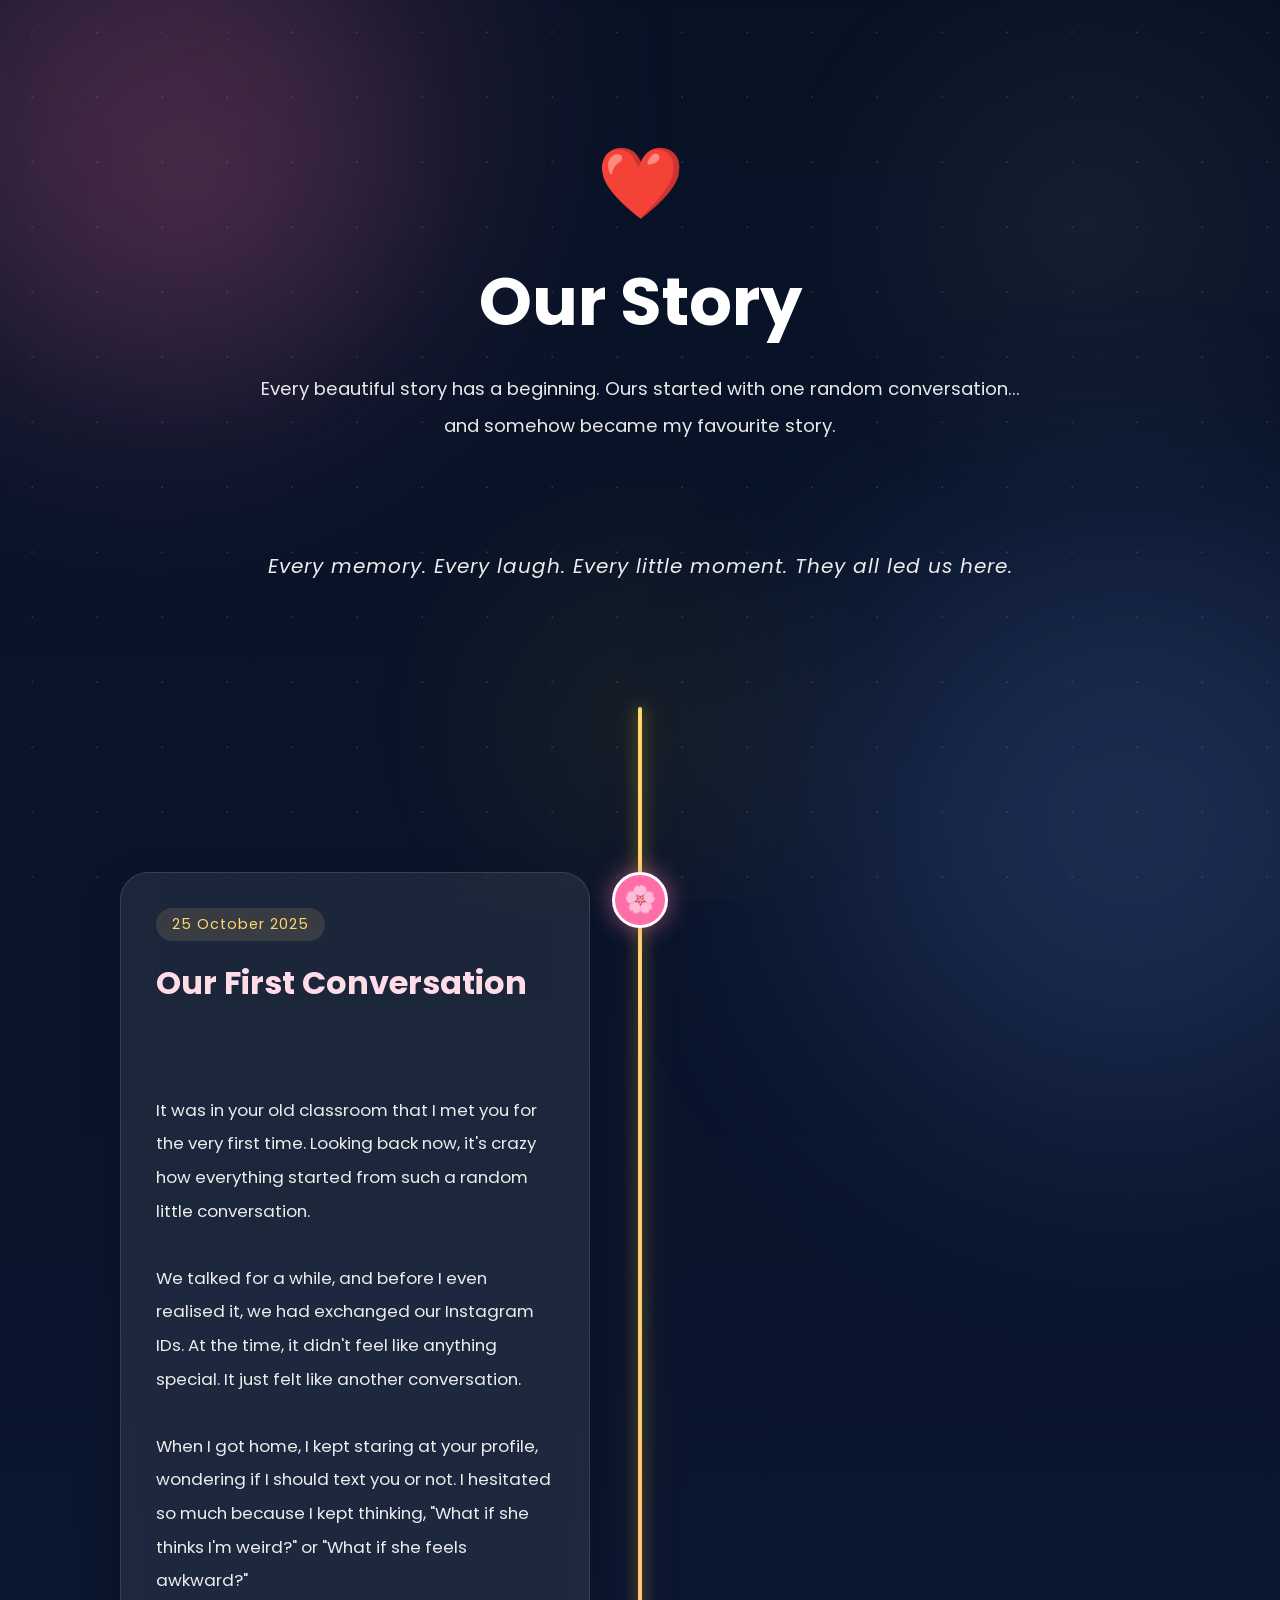
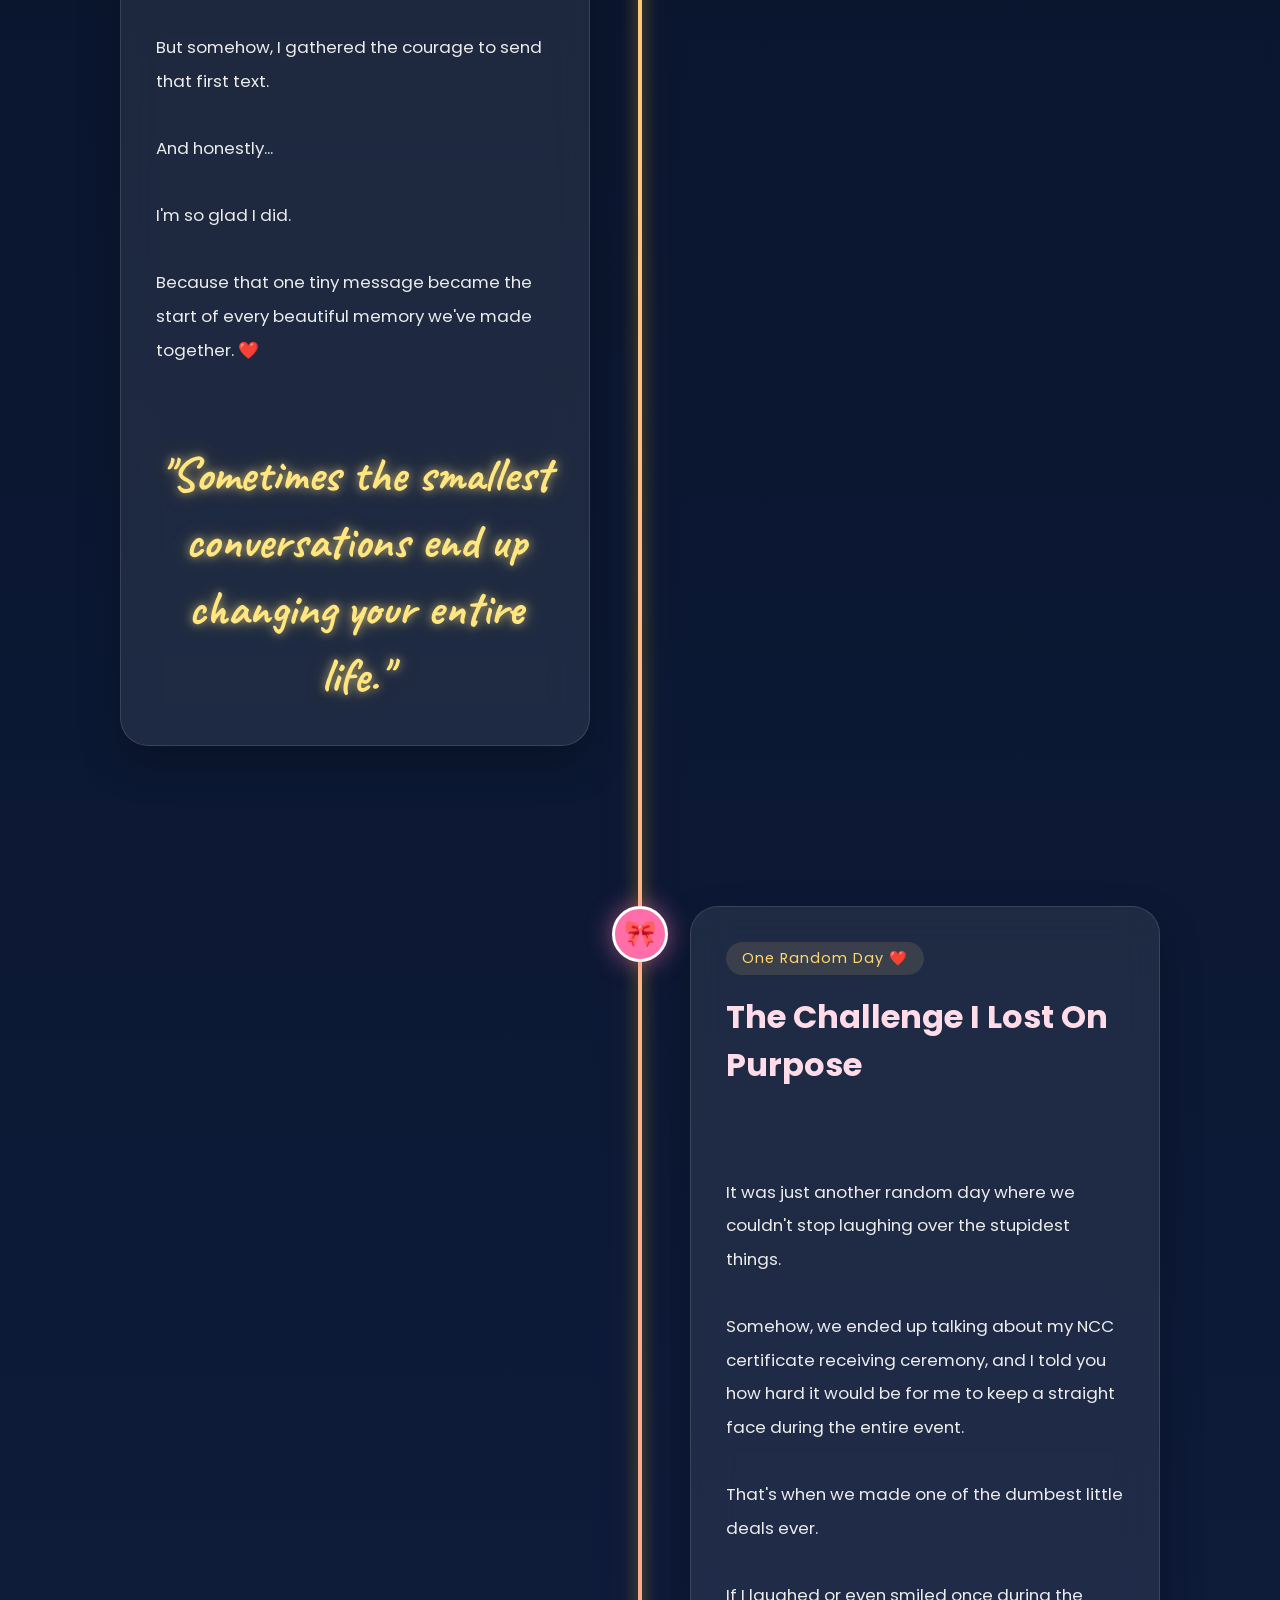
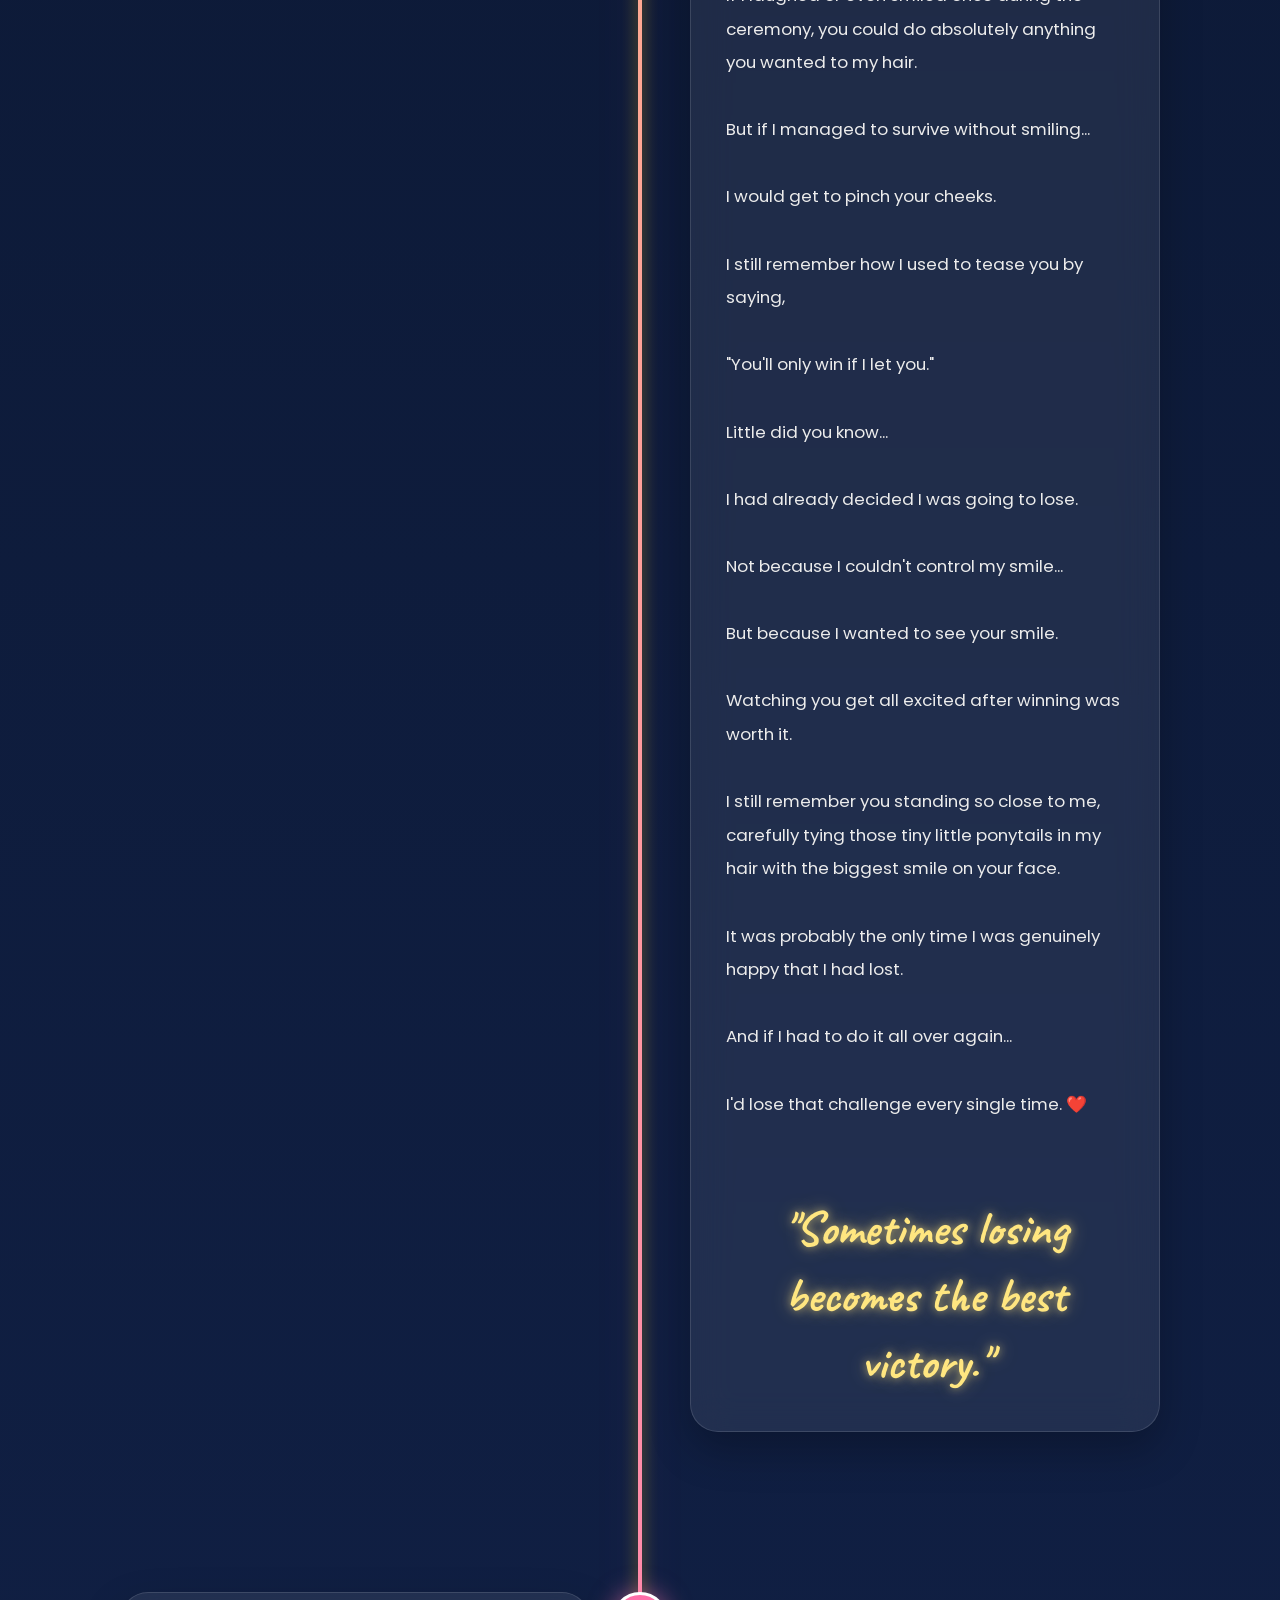
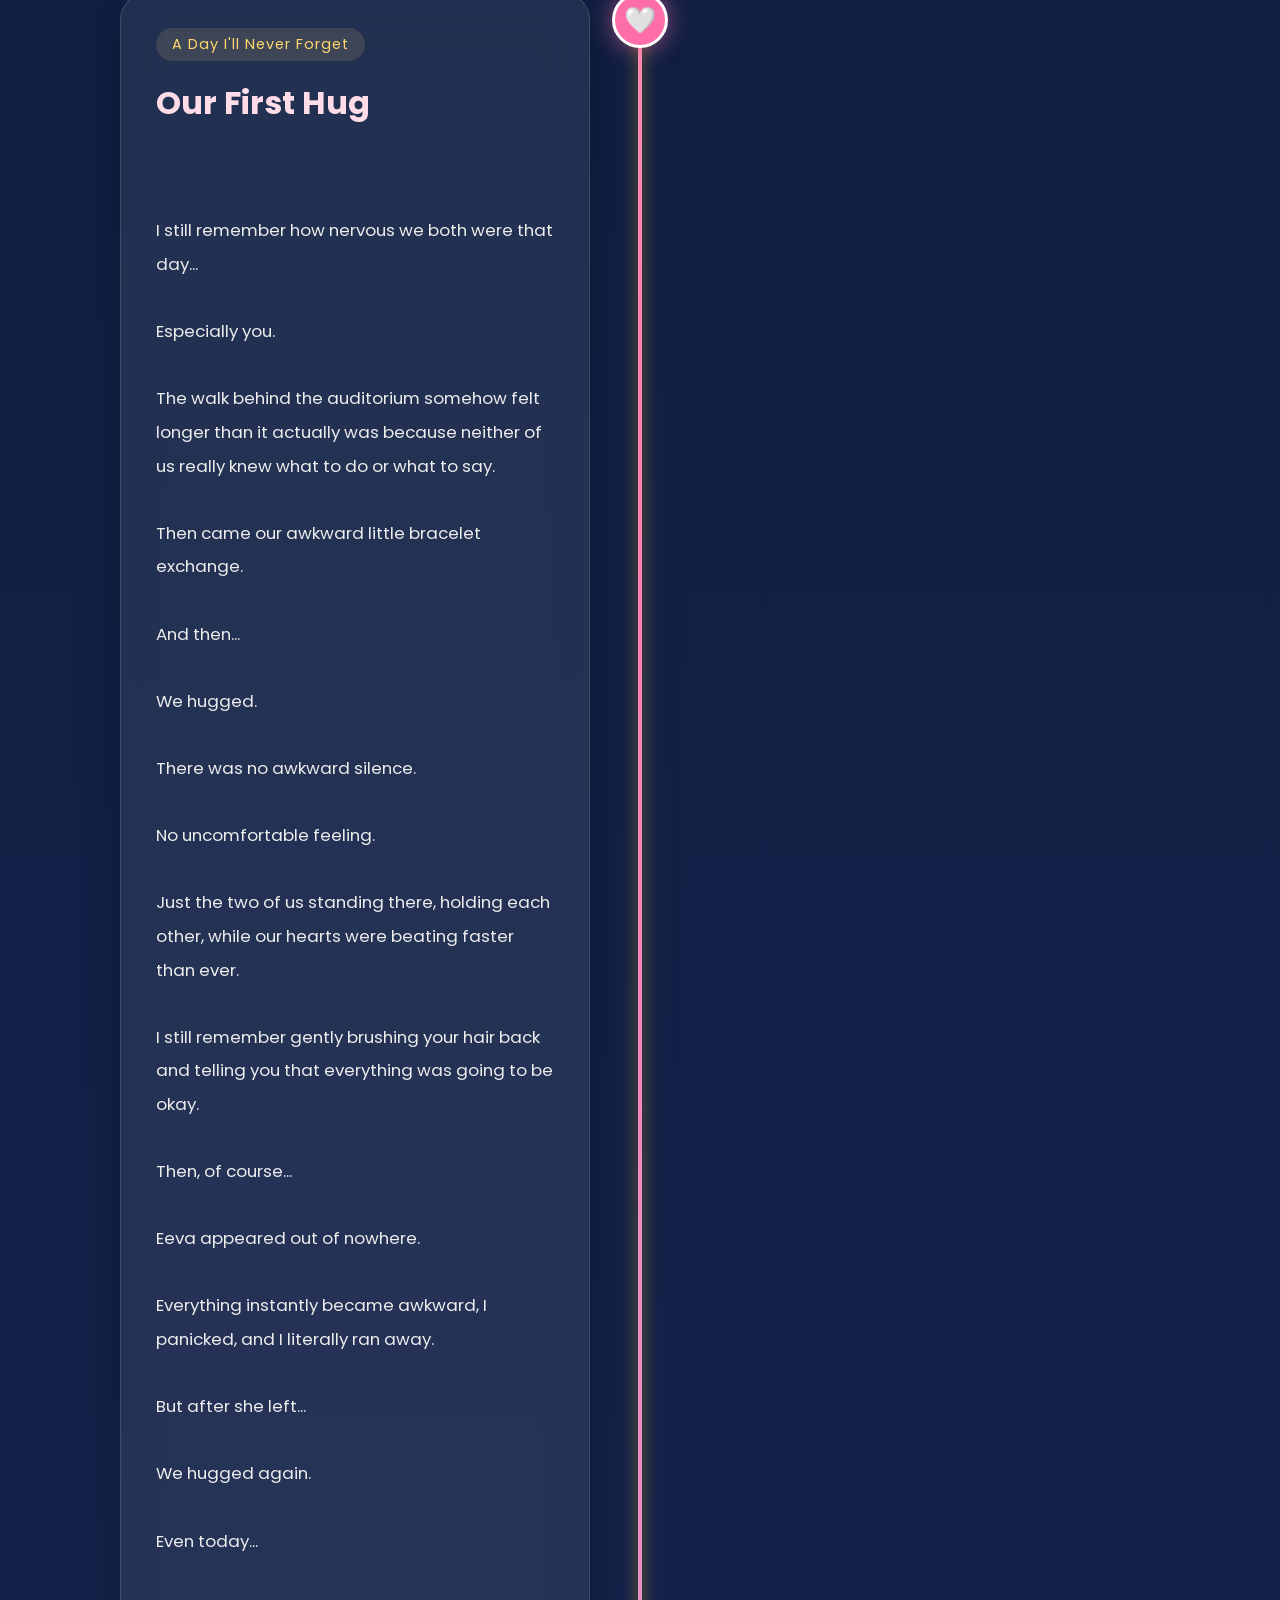
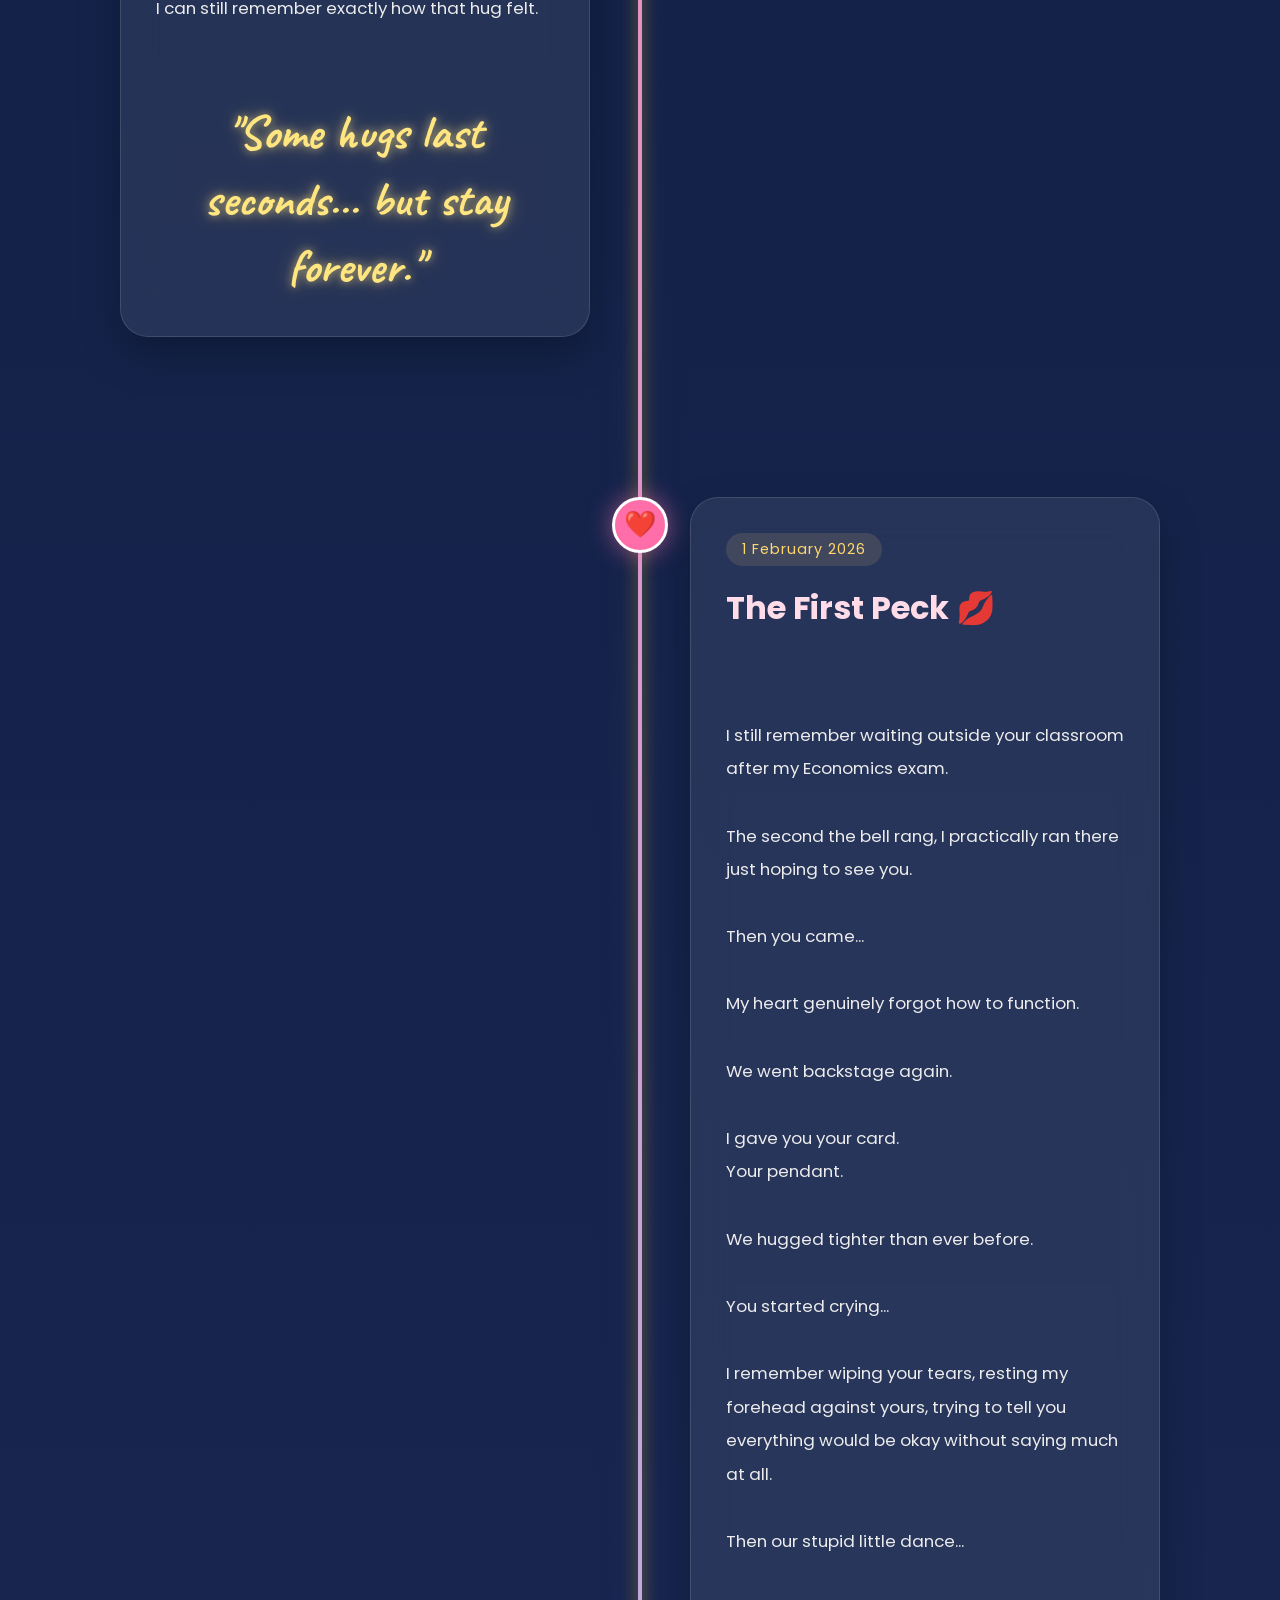
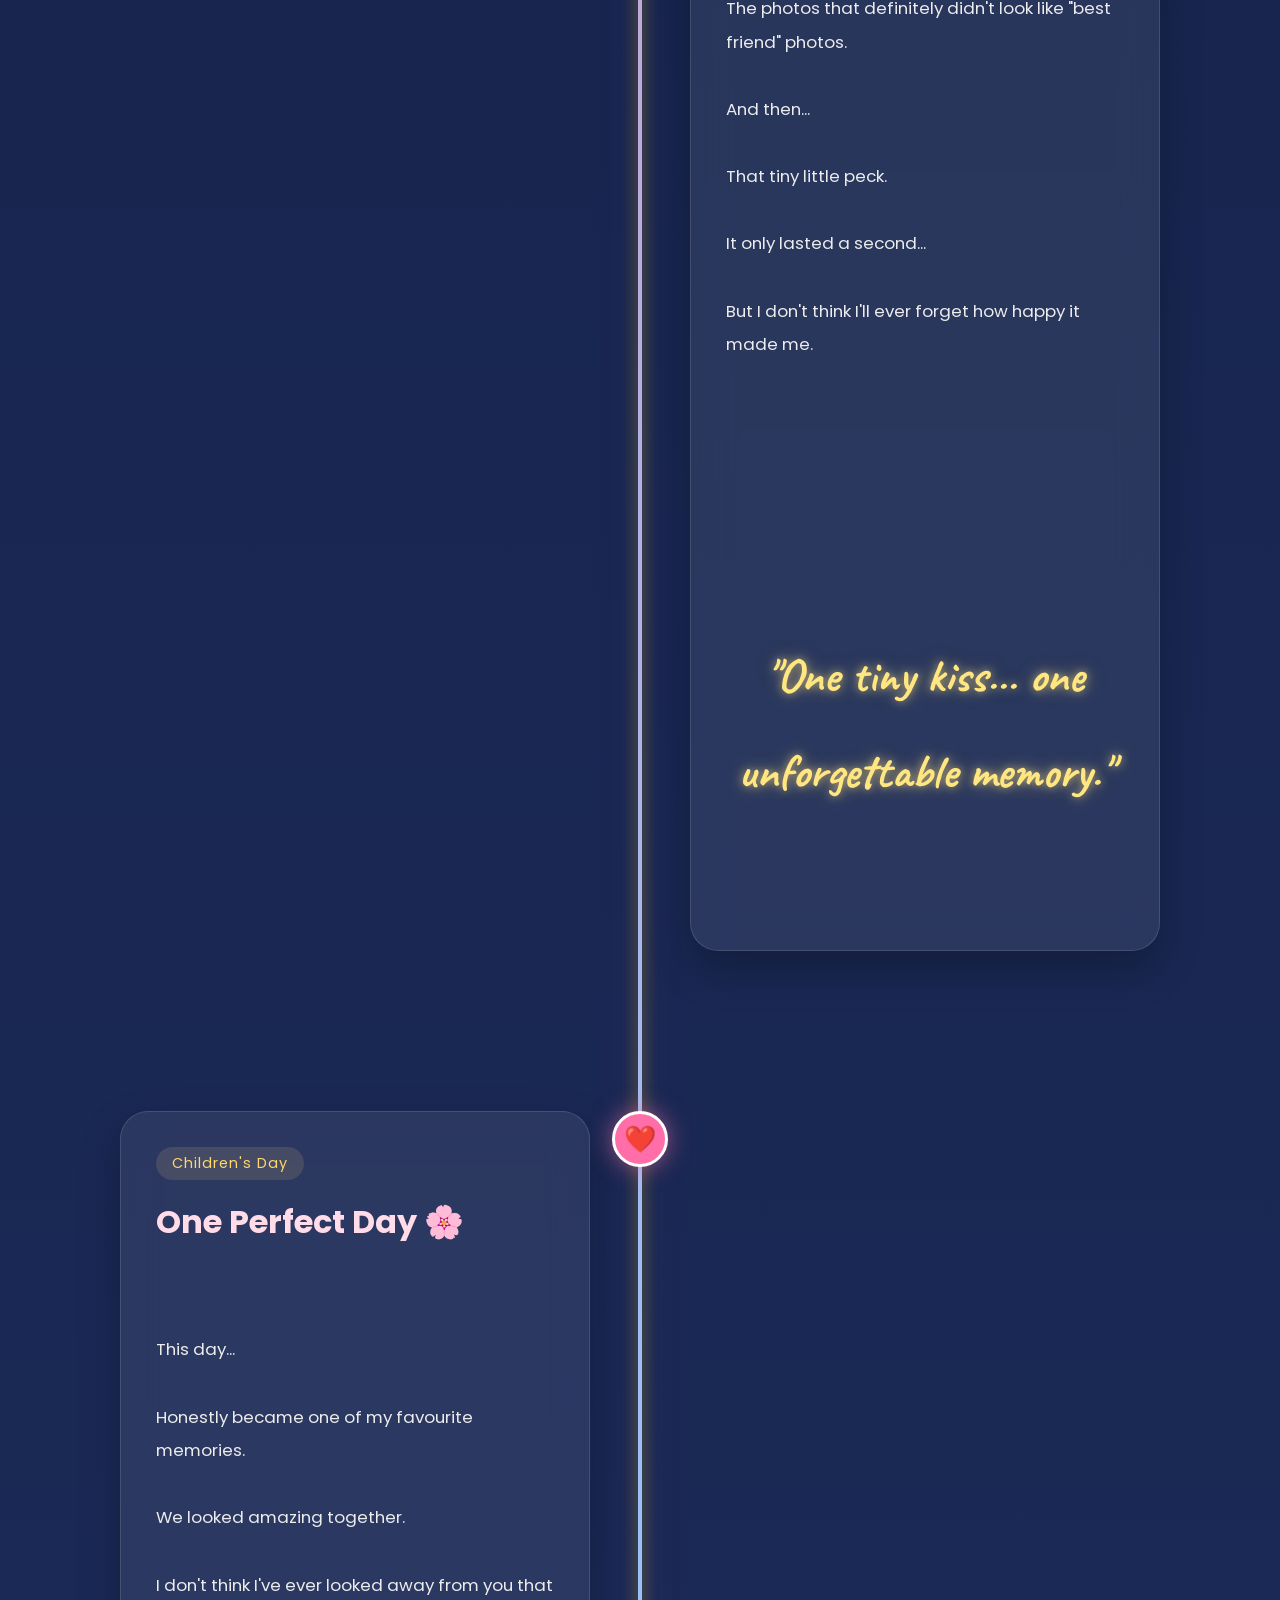
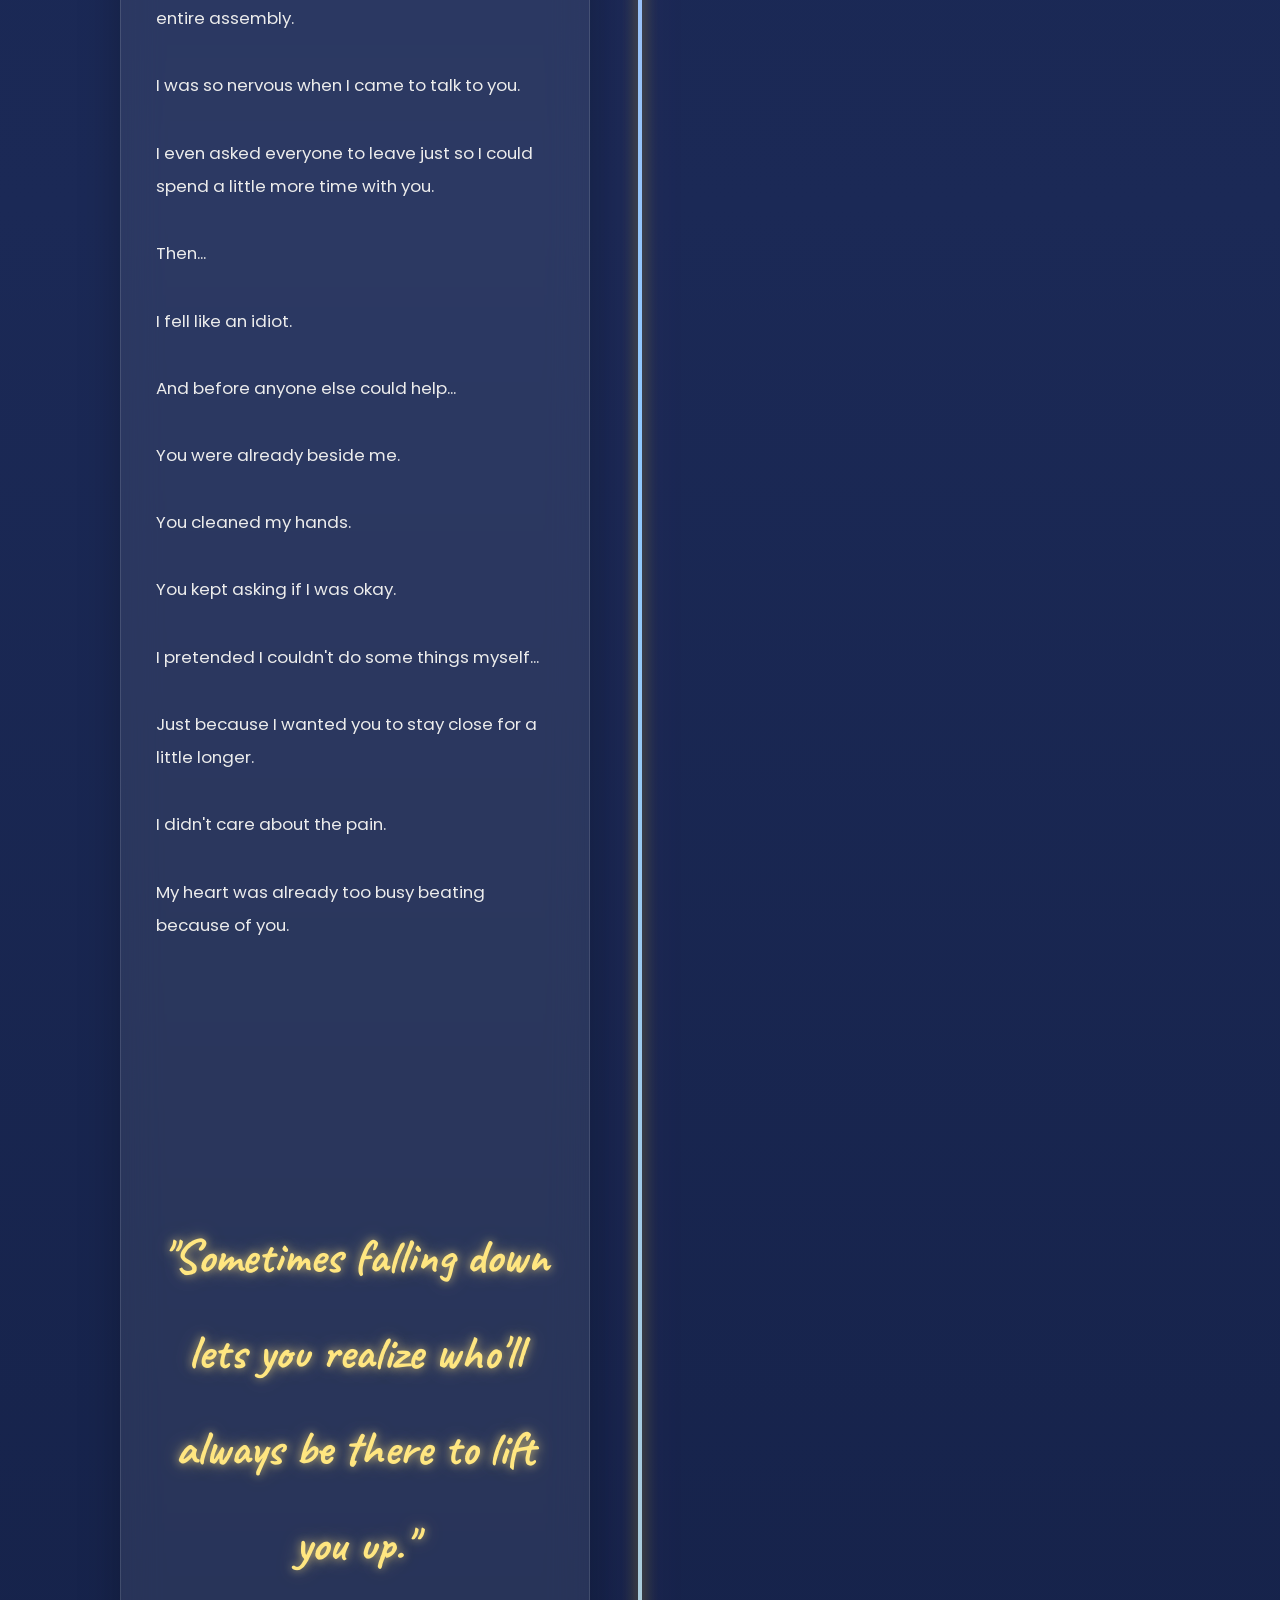
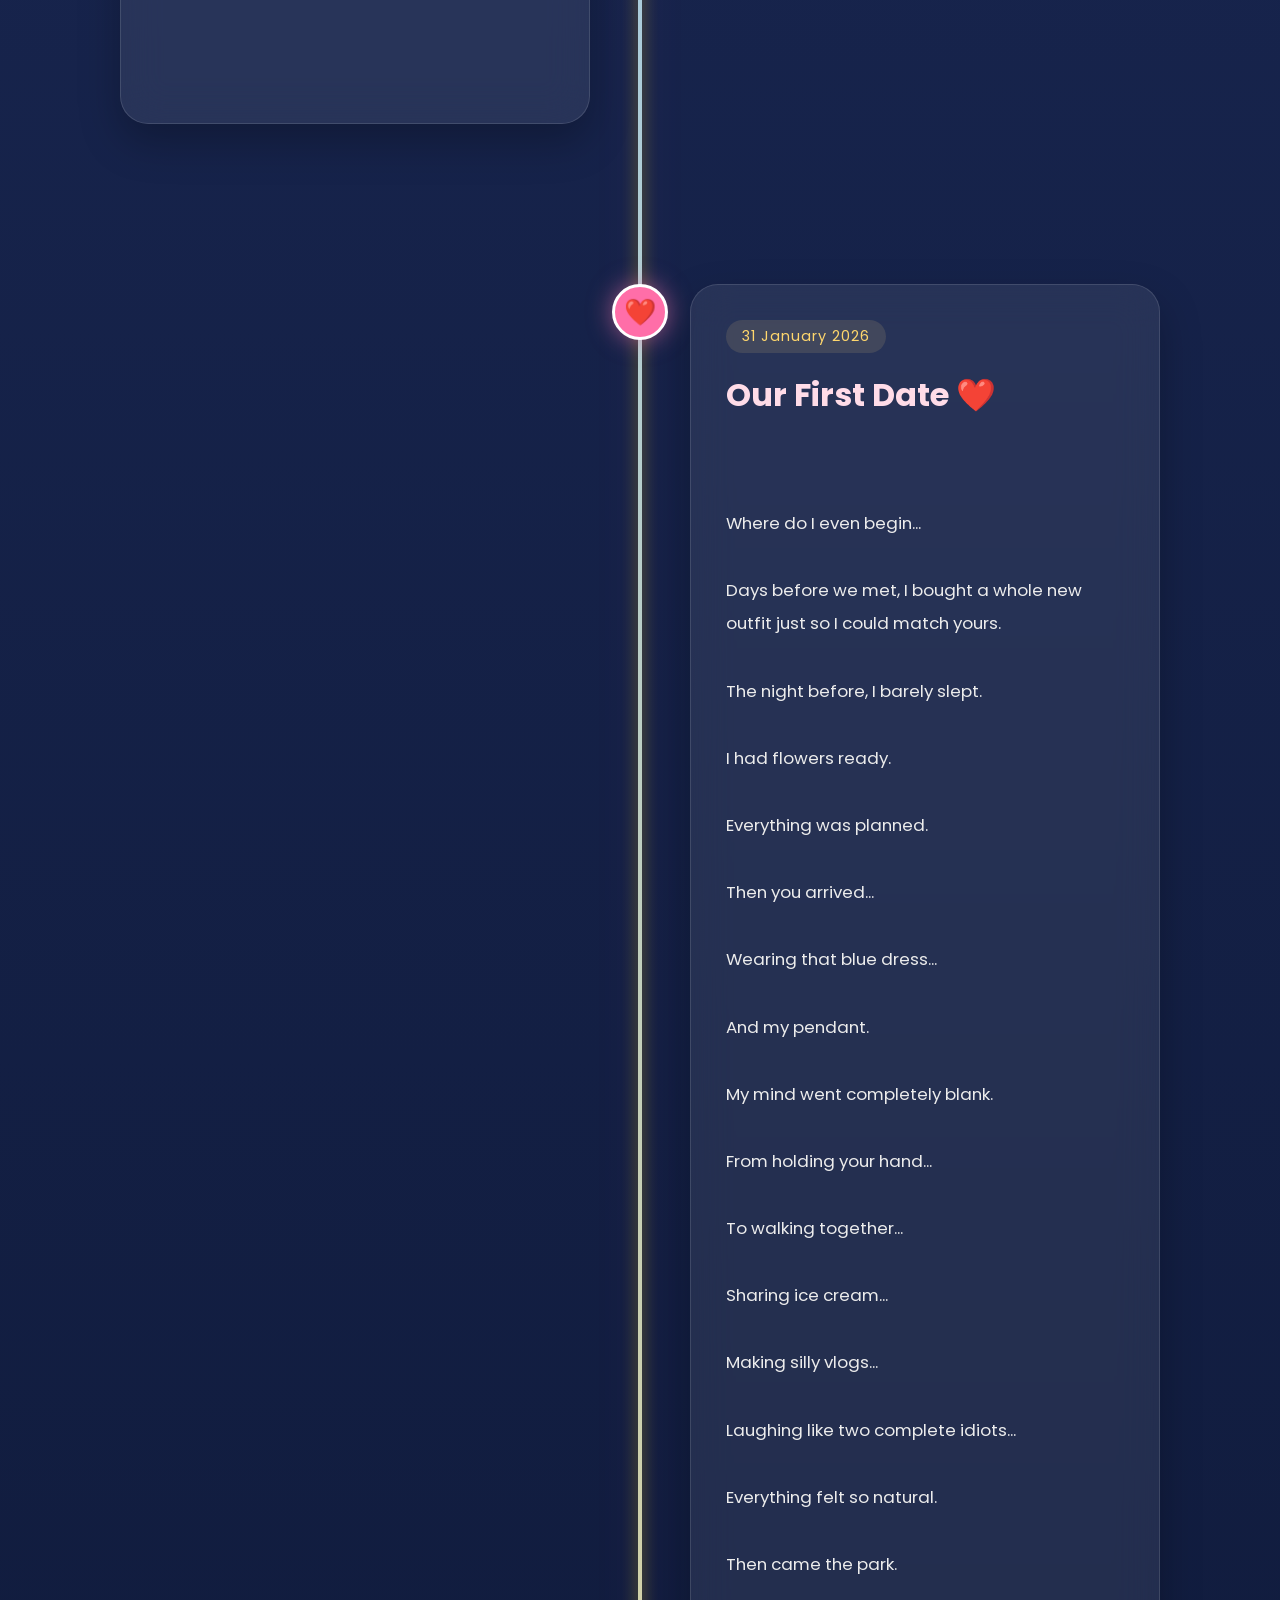
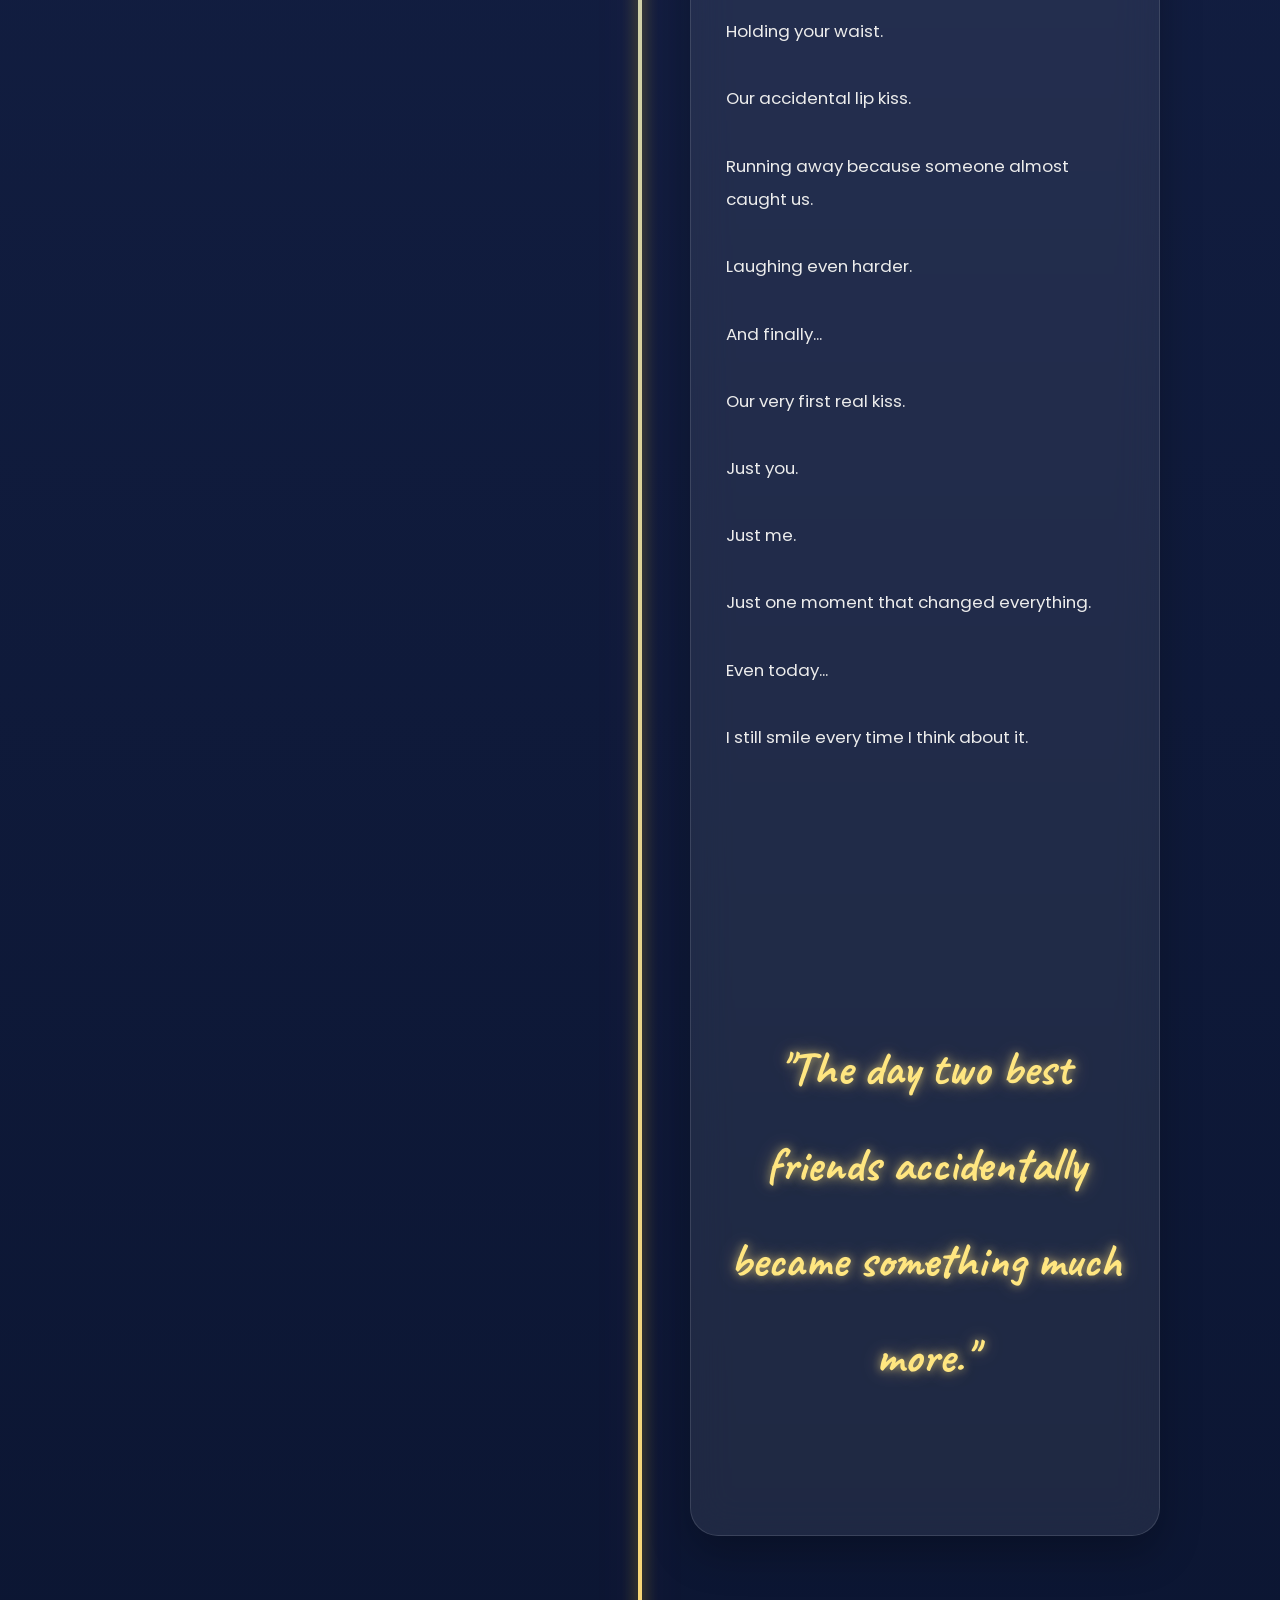
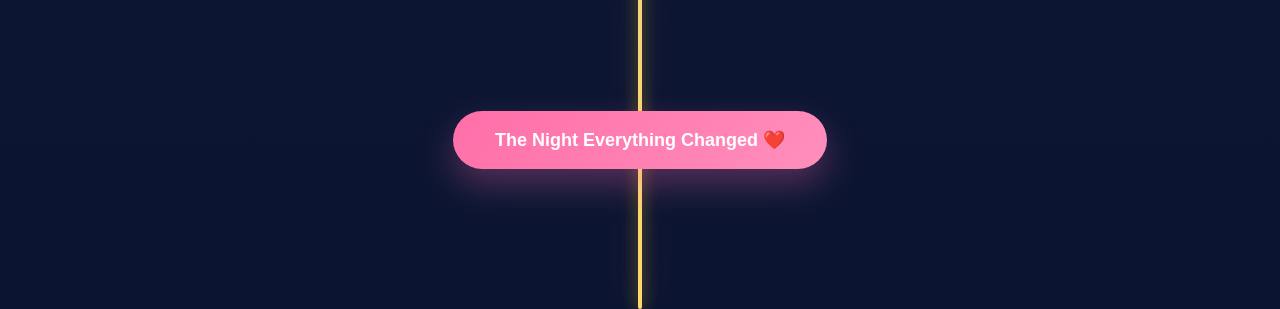
<file: timeline.html>
<!DOCTYPE html>
<html lang="en">

<head>

<meta charset="UTF-8">

<meta name="viewport"
content="width=device-width, initial-scale=1.0">

<title>Our Story ❤️</title>

<link rel="preconnect"
href="https://fonts.googleapis.com">

<link rel="preconnect"
href="https://fonts.gstatic.com"
crossorigin>

<link href="https://fonts.googleapis.com/css2?family=Poppins:wght@300;400;500;600;700&family=Caveat:wght@400;700&display=swap"
rel="stylesheet">

<link rel="stylesheet"
href="timeline.css">

</head>

<body>

<div class="background"></div>

<div class="stars"></div>

<div class="gradient gradient1"></div>

<div class="gradient gradient2"></div>

<header class="hero">

<div class="hero-content">

<div class="heart">

❤️

</div>

<h1>

Our Story

</h1>

<p>

Every beautiful story has a beginning.

Ours started with one random conversation...

and somehow became my favourite story.

</p>

</div>

</header>

<div class="story-intro">

    <p>

        Every memory.
        Every laugh.
        Every little moment.

        They all led us here.

    </p>

</div>

<main class="timeline">

<div class="line"></div>

<!-- MEMORY 1 -->

<section class="memory left">

<div class="dot">

🌸

</div>

<div class="card">

<span class="date">

25 October 2025

</span>

<h2>

Our First Conversation

</h2>

<p>

It was in your old classroom that I met you for the very first time. Looking back now, it's crazy how everything started from such a random little conversation.

We talked for a while, and before I even realised it, we had exchanged our Instagram IDs. At the time, it didn't feel like anything special. It just felt like another conversation.

When I got home, I kept staring at your profile, wondering if I should text you or not. I hesitated so much because I kept thinking, "What if she thinks I'm weird?" or "What if she feels awkward?"

But somehow, I gathered the courage to send that first text.

And honestly...

I'm so glad I did.

Because that one tiny message became the start of every beautiful memory we've made together. ❤️

</p>

<div class="quote">

"Sometimes the smallest conversations end up changing your entire life."

</div>

</div>

</section>

<!-- MEMORY 2 -->

<section class="memory right">

<div class="dot">

🎀

</div>

<div class="card">

<span class="date">

One Random Day ❤️

</span>

<h2>

The Challenge I Lost On Purpose

</h2>

<p>

It was just another random day where we couldn't stop laughing over the stupidest things.

Somehow, we ended up talking about my NCC certificate receiving ceremony, and I told you how hard it would be for me to keep a straight face during the entire event.

That's when we made one of the dumbest little deals ever.

If I laughed or even smiled once during the ceremony, you could do absolutely anything you wanted to my hair.

But if I managed to survive without smiling...

I would get to pinch your cheeks.

I still remember how I used to tease you by saying,

"You'll only win if I let you."

Little did you know...

I had already decided I was going to lose.

Not because I couldn't control my smile...

But because I wanted to see your smile.

Watching you get all excited after winning was worth it.

I still remember you standing so close to me, carefully tying those tiny little ponytails in my hair with the biggest smile on your face.

It was probably the only time I was genuinely happy that I had lost.

And if I had to do it all over again...

I'd lose that challenge every single time. ❤️

</p>

<div class="quote">

"Sometimes losing becomes the best victory."

</div>

</div>

</section>

<!-- MEMORY 3 -->

<section class="memory left">

<div class="dot">

🤍

</div>

<div class="card">

<span class="date">

A Day I'll Never Forget

</span>

<h2>

Our First Hug

</h2>

<p>

I still remember how nervous we both were that day...

Especially you.

The walk behind the auditorium somehow felt longer than it actually was because neither of us really knew what to do or what to say.

Then came our awkward little bracelet exchange.

And then...

We hugged.

There was no awkward silence.

No uncomfortable feeling.

Just the two of us standing there, holding each other, while our hearts were beating faster than ever.

I still remember gently brushing your hair back and telling you that everything was going to be okay.

Then, of course...

Eeva appeared out of nowhere.

Everything instantly became awkward, I panicked, and I literally ran away.

But after she left...

We hugged again.

Even today...

I can still remember exactly how that hug felt.

</p>

<div class="quote">

"Some hugs last seconds... but stay forever."

</div>

</div>

</section>

<!-- MEMORY 4 -->

<section class="memory right">

    <div class="dot">❤️</div>

    <div class="card">

        <span class="date">1 February 2026</span>

        <h2>The First Peck 💋</h2>

        <p>

I still remember waiting outside your classroom after my Economics exam.

The second the bell rang, I practically ran there just hoping to see you.

Then you came...

My heart genuinely forgot how to function.

We went backstage again.

I gave you your card.
Your pendant.

We hugged tighter than ever before.

You started crying...

I remember wiping your tears, resting my forehead against yours, trying to tell you everything would be okay without saying much at all.

Then our stupid little dance...

The photos that definitely didn't look like "best friend" photos.

And then...

That tiny little peck.

It only lasted a second...

But I don't think I'll ever forget how happy it made me.

        </p>

        <p class="quote">

            "One tiny kiss... one unforgettable memory."

        </p>

    </div>

</section>

<!-- MEMORY 5 -->

<section class="memory left">

    <div class="dot">❤️</div>

    <div class="card">

        <span class="date">Children's Day</span>

        <h2>One Perfect Day 🌸</h2>

        <p>

This day...

Honestly became one of my favourite memories.

We looked amazing together.

I don't think I've ever looked away from you that entire assembly.

I was so nervous when I came to talk to you.

I even asked everyone to leave just so I could spend a little more time with you.

Then...

I fell like an idiot.

And before anyone else could help...

You were already beside me.

You cleaned my hands.

You kept asking if I was okay.

I pretended I couldn't do some things myself...

Just because I wanted you to stay close for a little longer.

I didn't care about the pain.

My heart was already too busy beating because of you.

        </p>

        <p class="quote">

            "Sometimes falling down lets you realize who'll always be there to lift you up."

        </p>

    </div>

</section>

<!-- MEMORY 6 -->

<section class="memory right">

    <div class="dot">❤️</div>

    <div class="card">

        <span class="date">31 January 2026</span>

        <h2>Our First Date ❤️</h2>

        <p>

Where do I even begin...

Days before we met, I bought a whole new outfit just so I could match yours.

The night before, I barely slept.

I had flowers ready.

Everything was planned.

Then you arrived...

Wearing that blue dress...

And my pendant.

My mind went completely blank.

From holding your hand...

To walking together...

Sharing ice cream...

Making silly vlogs...

Laughing like two complete idiots...

Everything felt so natural.

Then came the park.

Holding your waist.

Our accidental lip kiss.

Running away because someone almost caught us.

Laughing even harder.

And finally...

Our very first real kiss.

Just you.

Just me.

Just one moment that changed everything.

Even today...

I still smile every time I think about it.

        </p>

        <p class="quote">

            "The day two best friends accidentally became something much more."

        </p>

    </div>

</section>

<div class="continue-section">

<button id="continueBtn">

The Night Everything Changed ❤️

</button>

</div>

</main>

<script src="timeline.js"></script>

</body>

</html>
</file>
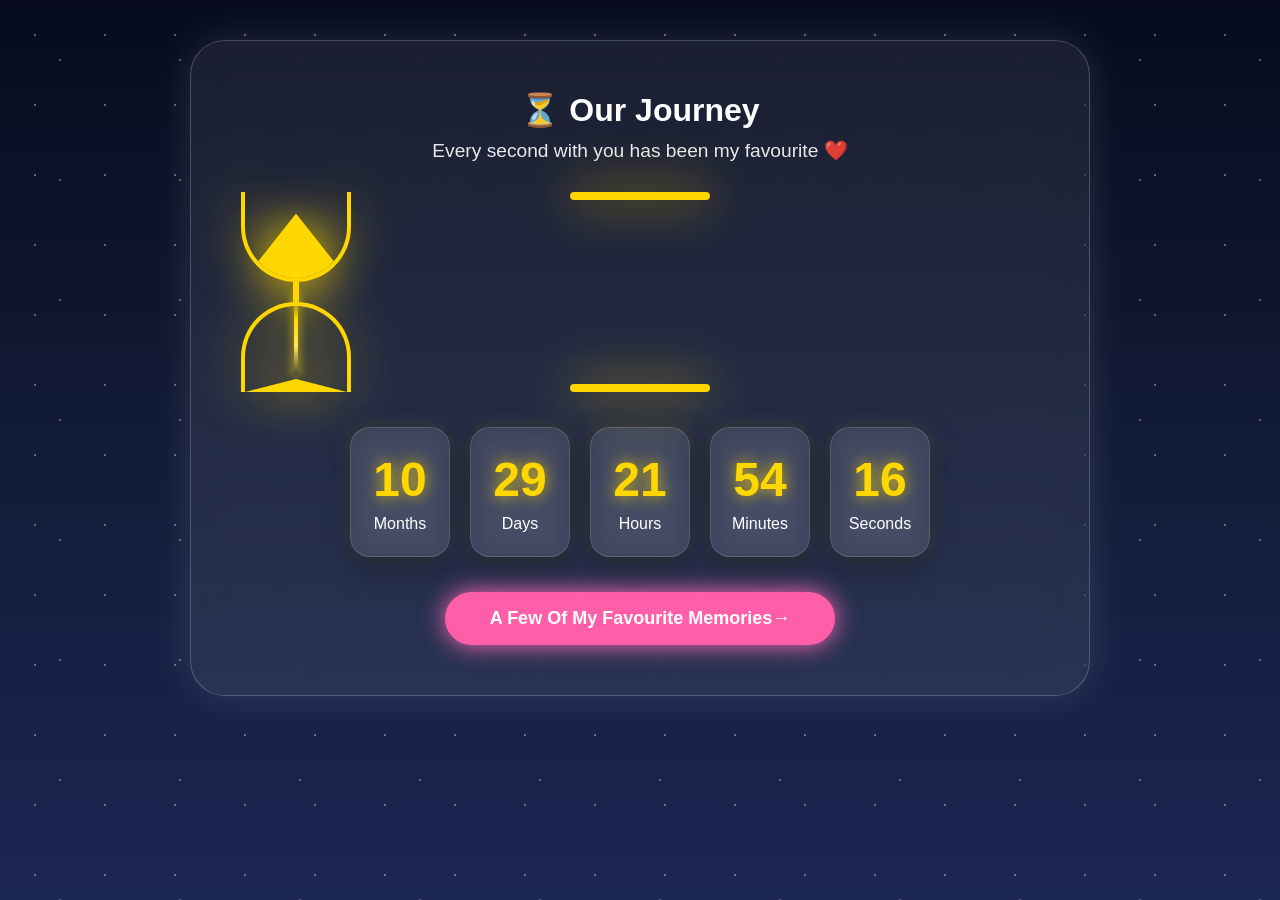
<file: timer.html>
<!DOCTYPE html>
<html lang="en">
<head>
    <meta charset="UTF-8">
    <meta name="viewport" content="width=device-width, initial-scale=1.0">
    <title>Our Time ❤️</title>

    <link rel="stylesheet" href="timer.css">
</head>

<body>

    <!-- Floating Hearts -->
    <div class="hearts"></div>

    <!-- Falling Petals -->
    <div class="particles"></div>

    <div class="container">

        <h1>⏳ Our Journey</h1>

        <p class="subtitle">
            Every second with you has been my favourite ❤️
        </p>

        <!-- Hourglass -->
      
<div class="hourglass">

    <div class="frame top-frame"></div>

    <div class="pillar left"></div>
    <div class="pillar right"></div>

    <div class="glass">

        <div class="top-bulb">
            <div class="sand-top"></div>
        </div>

        <div class="neck">
            <div class="sand-stream"></div>
        </div>

        <div class="bottom-bulb">
            <div class="sand-bottom"></div>
        </div>

    </div>

    <div class="frame bottom-frame"></div>

</div>

        <!-- Timer -->
        <div class="timer">

            <div class="box">
                <span id="months">0</span>
                <p>Months</p>
            </div>

            <div class="box">
                <span id="days">0</span>
                <p>Days</p>
            </div>

            <div class="box">
                <span id="hours">0</span>
                <p>Hours</p>
            </div>

            <div class="box">
                <span id="minutes">0</span>
                <p>Minutes</p>
            </div>

            <div class="box">
                <span id="seconds">0</span>
                <p>Seconds</p>
            </div>

        </div>

        <button onclick="location.href='gallery.html'">
            A Few Of My Favourite Memories→
        </button>

    </div>

    <script src="timer.js"></script>

</body>
</html>
</file>
<file: style.css>
@import url('https://fonts.googleapis.com/css2?family=Poppins:wght@300;400;600;700&display=swap');

*{
    margin:0;
    padding:0;
    box-sizing:border-box;
}

body{

font-family:'Poppins',sans-serif;

min-height:100vh;

margin:0;

display:flex;

justify-content:center;

align-items:center;

background:linear-gradient(135deg,#050816,#101936,#1c2750);

position:relative;

overflow-x:hidden;

}

/* Starry Sky */

body::before{

content:"";

position:fixed;

inset:0;

background-image:

radial-gradient(white 1px,transparent 1px),
radial-gradient(#ffe8ff 1px,transparent 1px),
radial-gradient(#ffffff 2px,transparent 2px);

background-size:

80px 80px,
140px 140px,
220px 220px;

background-position:

0 0,
40px 70px,
120px 90px;

opacity:.55;

animation:starsMove 80s linear infinite;

z-index:-5;

}

@keyframes starsMove{

from{

transform:translateY(0);

}

to{

transform:translateY(-300px);

}

}


.background-hearts{
    position:absolute;
    inset:0;
    background:
    radial-gradient(circle at 20% 20%,rgba(255,105,180,.12),transparent 20%),
    radial-gradient(circle at 80% 30%,rgba(255,182,193,.10),transparent 25%),
    radial-gradient(circle at 50% 80%,rgba(255,255,255,.06),transparent 25%);
    animation:floatBg 10s ease-in-out infinite alternate;
}

@keyframes floatBg{
    from{
        transform:scale(1);
    }
    to{
        transform:scale(1.08);
    }
}

.container{

position:relative;

z-index:10;

width:min(750px,90%);

margin:auto;

text-align:center;

padding:50px;

border-radius:30px;

background:rgba(255,255,255,.08);

backdrop-filter:blur(18px);

box-shadow:

0 0 40px rgba(255,105,180,.15);

animation:fadeUp 1.5s ease;

}

@keyframes fadeUp{
    from{
        opacity:0;
        transform:translateY(40px);
    }
    to{
        opacity:1;
        transform:translateY(0);
    }
}

.small-text{
    color:#ffb6d9;
    letter-spacing:2px;
    margin-bottom:15px;
    font-weight:400;
}

h1{
    font-size:4rem;
    margin-bottom:10px;
}

h2{
    color:#ff79b0;
    margin-bottom:25px;
    font-size:2rem;
}

.quote{
    font-size:1.15rem;
    line-height:1.8;
    color:#f1f1f1;
    margin-bottom:35px;
}

button{
    border:none;
    padding:18px 40px;
    border-radius:50px;
    cursor:pointer;

    font-size:1rem;
    font-weight:600;

    color:white;

    background:linear-gradient(45deg,#ff4d8d,#ff8cb8);

    transition:.35s;
}

button:hover{
    transform:translateY(-5px) scale(1.05);

    box-shadow:
    0 15px 40px rgba(255,105,180,.45);
}

@media(max-width:768px){

    h1{
        font-size:2.5rem;
    }

    h2{
        font-size:1.5rem;
    }

    .container{
        padding:35px 25px;
    }

    .quote{
        font-size:1rem;
    }

}
/* LETTER PAGE */

.letter-page{

min-height:100vh;

display:flex;

justify-content:center;

align-items:center;

padding:60px;

overflow-y:auto;

position:relative;

background:
radial-gradient(circle at top,#3b1b6d 0%,#18072f 40%,#090015 100%);

}

.letter-page::before{

content:"";

position:fixed;

inset:0;

background-image:

radial-gradient(white 1px,transparent 1px),
radial-gradient(#ffe6ff 1px,transparent 1px),
radial-gradient(#ffffff 2px,transparent 2px);

background-size:

80px 80px,
150px 150px,
250px 250px;

background-position:

0 0,
50px 80px,
150px 120px;

opacity:.55;

z-index:0;

pointer-events:none;

}
.letter-page::after{

content:"";

position:absolute;

top:60px;

right:90px;

width:130px;

height:130px;

border-radius:50%;

background:

radial-gradient(circle,#fffef6,#ffe8b6);

box-shadow:

0 0 80px rgba(255,255,220,.75);

z-index:0;

animation:moonFloat 7s ease-in-out infinite;

}

@keyframes moonFloat{

0%,100%{

transform:translateY(0);

}

50%{

transform:translateY(-15px);

}

}

.letter-box{

    width:85%;
    max-width:900px;
    max-height:90vh;
    overflow-y:auto;

    position:relative;

    padding:70px;

    border-radius:28px;

    background:
    linear-gradient(
        135deg,
        #fffdf8 0%,
        #fff8ef 45%,
        #fdf2dc 100%);

    border:2px solid #ead7b3;

    box-shadow:
        0 0 40px rgba(255,215,120,.18),
        0 25px 70px rgba(0,0,0,.35);

}

.letter-box::before{

content:"";

position:absolute;

inset:0;

border-radius:28px;

background:

radial-gradient(rgba(0,0,0,.025) 1px,transparent 1px);

background-size:7px 7px;

opacity:.45;

pointer-events:none;

}

.letter-box::after{

content:"";

position:absolute;

top:0;

left:0;

right:0;

height:8px;

background:

linear-gradient(
90deg,
#ffe6a7,
#fff6d5,
#ffe6a7);

border-radius:28px 28px 0 0;

opacity:.8;

}

.letter-box p:first-of-type::first-letter{

font-size:85px;

font-weight:bold;

float:left;

line-height:.8;

padding-right:10px;

color:#ef6d95;

}

.letter-box h1{

font-family:'Caveat',cursive;

font-size:68px;

text-align:center;

margin-bottom:45px;

color:#e35b94;

text-shadow:

0 5px 20px rgba(255,120,180,.35);

}

#letter{

font-family:Georgia,serif;

font-size:31px;

line-height:2.15;

color:#383838;

letter-spacing:.3px;

white-space:pre-wrap;

text-shadow:

0 1px 0 rgba(255,255,255,.5);

}
@keyframes fadeIn{
    from{
        opacity:0;
        transform:translateY(20px);
    }
    to{
        opacity:1;
        transform:translateY(0);
    }
}

.letter-box:hover{
    transform:translateY(-4px);
    transition:.35s;
    box-shadow:
        0 0 55px rgba(255,215,0,.22),
        0 25px 70px rgba(0,0,0,.30);
}

.letter-box::-webkit-scrollbar{
    width:10px;
}

.letter-box::-webkit-scrollbar-track{
    background:#f4efe7;
}

.letter-box::-webkit-scrollbar-thumb{
    background:#ff8ab4;
    border-radius:20px;
}

.letter-box::-webkit-scrollbar-thumb:hover{
    background:#ff5d8f;
}

.hearts{
    position:fixed;
    top:0;
    left:0;
    width:100%;
    height:100%;
    pointer-events:none;
    overflow:hidden;
}

.heart{
    position:absolute;
    color:#ff4d8d;
    font-size:20px;
    animation:floatUp linear forwards;
    opacity:.8;
}

@keyframes floatUp{
    from{
        transform:translateY(100vh);
        opacity:0;
    }

    20%{
        opacity:1;
    }

    to{
        transform:translateY(-120px);
        opacity:0;
    }
}
.title-line{
    width:180px;
    height:4px;
    margin:15px auto 35px;
    border-radius:20px;
    background:linear-gradient(to right,#ff7aa8,#ffd700,#ff7aa8);
    box-shadow:0 0 15px gold;
}
/* Falling petals */

#petals,
#sparkles{
    position:fixed;
    top:0;
    left:0;
    width:100%;
    height:100%;
    pointer-events:none;
    overflow:hidden;
    z-index:999;
}
.petal{

position:absolute;

font-size:25px;

opacity:.95;

filter:

drop-shadow(0 0 8px rgba(255,255,255,.3));

animation:fall linear forwards;

}

.sparkle{
    position:absolute;
    color:#fff8c5;
    font-size:14px;
    animation:sparkle 2s linear forwards;
}

@keyframes fall{

0%{
transform:translateY(-50px) rotate(0deg);
opacity:0;
}

10%{
opacity:1;
}

100%{
transform:translateY(110vh) rotate(360deg);
opacity:0;
}

}

@keyframes sparkle{

0%{
transform:scale(0);
opacity:0;
}

40%{
transform:scale(1.3);
opacity:1;
}

100%{
transform:scale(0);
opacity:0;
}

}
.next-btn-container {
    display: flex;
    justify-content: center;
    margin: 60px 0;
}

.next-btn {
    padding: 16px 38px;
    border: none;
    border-radius: 50px;
    background: linear-gradient(135deg, #ff7aa2, #ff4d88);
    color: white;
    font-size: 18px;
    font-weight: 600;
    cursor: pointer;
    transition: 0.3s ease;
    box-shadow: 0 10px 25px rgba(255, 77, 136, 0.35);
}

.next-btn:hover {
    transform: translateY(-4px) scale(1.05);
    box-shadow: 0 16px 35px rgba(255, 77, 136, 0.45);
}
.letter-page{

position:relative;

}


.seal{

position:absolute;

bottom:25px;

right:30px;

width:70px;

height:70px;

border-radius:50%;

background:

radial-gradient(circle,#d92d61,#8b0c39);

display:flex;

justify-content:center;

align-items:center;

font-size:30px;

box-shadow:

0 0 20px rgba(0,0,0,.3);

}
</file>
<file: finalletter.css>
/* ===========================
        RESET
=========================== */

*{
    margin:0;
    padding:0;
    box-sizing:border-box;
}

html{
    scroll-behavior:smooth;
}

body{

    font-family:'Cormorant Garamond',serif;

    overflow-x:hidden;

    color:white;

    background:
radial-gradient(circle at top,#355fa8 0%,transparent 30%),
radial-gradient(circle at bottom right,#ff79ba22 0%,transparent 30%),
linear-gradient(
180deg,
#050814 0%,
#08162f 30%,
#10264b 65%,
#050814 100%);
    position:relative;

    min-height:100vh;

}

/* ===========================
        STARS
=========================== */

.stars{

position:fixed;

inset:0;

background-image:

radial-gradient(white 1px,transparent 1px);

background-size:55px 55px;

opacity:.25;

z-index:-5;

}

/* ===========================
        MOON
=========================== */

.moon{

position:fixed;

top:60px;

right:80px;

width:140px;

height:140px;

border-radius:50%;

background:

radial-gradient(circle,#fffef5,#ffeeb0);

box-shadow:

0 0 60px #fff5c0,

0 0 140px rgba(255,255,220,.25);

animation:moonFloat 8s ease-in-out infinite;

z-index:-2;

}

@keyframes moonFloat{

0%,100%{

transform:translateY(0);

}

50%{

transform:translateY(-18px);

}

}

/* ===========================
        GLOWS
=========================== */

.glow{

position:fixed;

width:500px;

height:500px;

border-radius:50%;

filter:blur(130px);

opacity:.18;

z-index:-4;

}

.glow1{

background:#ff73b6;

top:-180px;

left:-150px;

animation:moveGlow1 12s infinite alternate;

}

.glow2{

background:#8b6cff;

bottom:-180px;

right:-150px;

animation:moveGlow2 12s infinite alternate;

}

@keyframes moveGlow1{

to{

transform:translate(50px,70px);

}

}

@keyframes moveGlow2{

to{

transform:translate(-60px,-60px);

}

}

/* ===========================
        INTRO
=========================== */

.intro{

padding:120px 20px 80px;

text-align:center;

}

.intro h3{

font-family:'Great Vibes',cursive;

font-size:5rem;

color:#ffd9ef;

margin-bottom:20px;

text-shadow:
0 0 20px rgba(255,190,230,.25);

}

.intro p{

max-width:850px;

margin:auto;

font-size:1.45rem;

line-height:2;

color:#f2f2f2;

font-family:'Cormorant Garamond',serif;

}

/* ===========================
        LETTER
=========================== */

.letter-section{

display:flex;

justify-content:center;

padding:20px 20px 80px;

}

.letter{

position:relative;

width:90%;

max-width:920px;

padding:90px 80px;

border-radius:32px;

background:
linear-gradient(
180deg,
#fffdf7,
#fff7e8 40%,
#fef2dc 100%);
border:1px solid rgba(255,240,210,.8);

box-shadow:

0 35px 90px rgba(0,0,0,.45),

0 0 70px rgba(255,220,170,.18);

overflow:hidden;

animation:letterOpen 1.5s ease;

}



.letter::before{

content:"";

position:absolute;

inset:0;

border-radius:32px;

padding:2px;

background:
linear-gradient(
135deg,
rgba(255,170,210,.6),
rgba(255,238,180,.6),
rgba(140,190,255,.6));

opacity:.6;

pointer-events:none;

}

.letter::after{

content:"";

position:absolute;

inset:0;

background-image:

radial-gradient(rgba(0,0,0,.02) 1px,transparent 1px);

background-size:7px 7px;

opacity:.5;

pointer-events:none;

}
/* Wax seal */

.wax{

position:absolute;

top:-38px;

left:50%;

transform:translateX(-50%);

width:82px;

height:82px;

border-radius:50%;

background:
linear-gradient(135deg,#ff4f8b,#b8154d);

display:flex;

justify-content:center;

align-items:center;

font-size:34px;

color:white;

box-shadow:

0 12px 35px rgba(255,70,130,.45);

border:4px solid #ffd9e8;

}


.letter h1{

font-family:'Great Vibes',cursive;

font-size:6.2rem;

color:#ff5f9f;

text-align:center;

margin-bottom:60px;

font-weight:400;

text-shadow:

0 0 18px rgba(255,120,180,.35);

}


#letter{

font-family:'Cormorant Garamond',serif;

font-size:1.9rem;

font-weight:500;

line-height:2.25;

letter-spacing:.3px;

color:#43352d;

white-space:pre-wrap;

text-align:left;

}

.signature{

margin-top:80px;

text-align:right;

font-family:'Great Vibes',cursive;

font-size:3.6rem;

color:#ff5f9f;

text-shadow:
0 0 15px rgba(255,120,170,.3);

}

/* ===========================
        END MESSAGE
=========================== */

.bottom-message{

text-align:center;

padding:70px 20px;

}

.bottom-message p{

    font-size:2rem;

    font-family:'Cormorant Garamond',serif;

    font-weight:600;

    line-height:2;

    color:#ffffff;

    text-shadow:0 0 12px rgba(255,255,255,.15);

}

/* ===========================
        BUTTON
=========================== */

.continue{

display:flex;

justify-content:center;

padding-bottom:100px;

}

#endBtn{

padding:18px 45px;

border:none;

border-radius:50px;

cursor:pointer;

font-size:18px;

font-weight:600;

background:linear-gradient(
135deg,
#f7ede2,
#e8d8c8);


color:#6a4d4d;

transition:.35s;

box-shadow:
0 10px 25px rgba(255,220,180,.18);

}

#endBtn:hover{

    transform:translateY(-4px) scale(1.03);

    box-shadow:
    0 15px 35px rgba(255,220,180,.25);

}
/* ===========================
        MOBILE
=========================== */

@media(max-width:900px){

.intro h3{

font-size:2.8rem;

}

.letter{

padding:45px 28px;

box-shadow:
0 30px 80px rgba(0,0,0,.35),
0 0 60px rgba(255,215,150,.18),
inset 0 1px 0 rgba(255,255,255,.9);

}

.letter h1{

font-family:'Great Vibes',cursive;

font-size:6rem;

color:#ff6ea8;

text-align:center;

margin-bottom:50px;

text-shadow:
0 0 20px rgba(255,110,168,.3);

}
}

#letter{

    font-family:'Cormorant Garamond',serif;

    font-size:2rem;

    font-weight:600;

    line-height:2.4;

    letter-spacing:.8px;

    color:#473529;

    text-align:justify;

    text-shadow:
        0 1px 0 rgba(255,255,255,.6);

    white-space:pre-wrap;
}

.signature{

font-size:2rem;

}

.moon{

width:90px;

height:90px;

right:20px;

}


/* ===========================
        TWINKLING STARS
=========================== */

.star{

position:absolute;

width:2px;

height:2px;

background:white;

border-radius:50%;

opacity:.4;

.star{

animation:twinkle 3s ease-in-out infinite;

}

}

@keyframes twinkle{

0%,100%{

opacity:.2;

transform:scale(1);

}

50%{

opacity:1;

transform:scale(1.8);

}

}
@keyframes letterOpen{

0%{

opacity:0;

transform:
rotateX(-90deg)
scale(.8);

}

100%{

opacity:1;

transform:
rotateX(0)
scale(1);

}



}
</file>
<file: moments.css>
/* ===============================
        RESET
================================ */

*{
    margin:0;
    padding:0;
    box-sizing:border-box;
}

html{
    scroll-behavior:smooth;
}

body{

    font-family:'Poppins',sans-serif;

    background:
    linear-gradient(180deg,#081225,#101f43,#1b2956,#0b1531);

    color:white;

    overflow-x:hidden;

    position:relative;

}

/* ===============================
        BACKGROUND
================================ */

.background{

    position:fixed;
    inset:0;

    background:
    radial-gradient(circle at 20% 20%,rgba(255,120,170,.10),transparent 22%),
    radial-gradient(circle at 80% 30%,rgba(255,255,255,.05),transparent 25%),
    radial-gradient(circle at 50% 80%,rgba(255,215,0,.05),transparent 28%);

    z-index:-4;

}

.stars{

    position:fixed;
    inset:0;

    background-image:
    radial-gradient(white 1px,transparent 1px);

    background-size:65px 65px;

    opacity:.12;

    z-index:-3;

}

.gradient{

    position:fixed;

    width:600px;
    height:600px;

    border-radius:50%;

    filter:blur(130px);

    opacity:.18;

    animation:floatGradient 14s ease-in-out infinite alternate;

    z-index:-2;

}

.gradient1{

    background:#ff6ea8;

    top:-180px;
    left:-160px;

}

.gradient2{

    background:#8cb4ff;

    bottom:-220px;
    right:-160px;

}

@keyframes floatGradient{

from{

transform:translateY(0) translateX(0);

}

to{

transform:translateY(60px) translateX(-40px);

}

}

/* ===============================
        HERO
================================ */

.hero{

padding:120px 20px 70px;

text-align:center;

}

.heart{

font-size:70px;

animation:pulse 2s infinite;

margin-bottom:20px;

}

.hero h1{

font-size:4rem;

margin-bottom:18px;

}

.hero p{

max-width:700px;

margin:auto;

line-height:2;

color:#ececec;

font-size:1.15rem;

}

@keyframes pulse{

0%,100%{

transform:scale(1);

}

50%{

transform:scale(1.15);

}

}

/* ===============================
        INTRO
================================ */

.intro{

max-width:760px;

margin:auto;

text-align:center;

padding:30px;

}

.intro p{

font-size:1.2rem;

line-height:2;

font-style:italic;

color:#f2f2f2;

}

/* ===============================
        BOARD
================================ */

.memory-board{

display:grid;

grid-template-columns:
repeat(auto-fit,minmax(320px,1fr));

gap:60px;

padding:90px;

max-width:1500px;

margin:auto;

}

/* ===============================
        NOTES
================================ */

.note{

position:relative;

background:linear-gradient(
135deg,
#fff7e6,
#fff3d6,
#fff9ec
);

color:#3d2b1f;

padding:35px;

border-radius:24px;

border:2px solid rgba(255,210,120,.45);

box-shadow:
0 20px 45px rgba(0,0,0,.22),
0 0 25px rgba(255,215,120,.18);

transition:.4s;

min-height:360px;

overflow:hidden;

opacity:0;

transform:translateY(80px) rotate(-2deg);

transition:0.8s ease;
}
.note::before{

content:"";

position:absolute;

top:0;
left:0;

width:100%;
height:100%;

background:

linear-gradient(
transparent 97%,
rgba(0,0,0,.02) 100%
);

background-size:100% 26px;

pointer-events:none;

opacity:.45;

}
.note::after{

content:"";

position:absolute;

top:-12px;

left:50%;

transform:translateX(-50%) rotate(-5deg);

width:90px;

height:26px;

background:

rgba(255,255,255,.55);

backdrop-filter:blur(2px);

border-radius:6px;

box-shadow:

0 3px 8px rgba(0,0,0,.15);

}

/* Different angles */

.note:nth-child(1){transform:rotate(-3deg);}
.note:nth-child(2){transform:rotate(2deg);}
.note:nth-child(3){transform:rotate(-1deg);}
.note:nth-child(4){transform:rotate(3deg);}
.note:nth-child(5){transform:rotate(-2deg);}
.note:nth-child(6){transform:rotate(2deg);}
.note:nth-child(7){transform:rotate(-4deg);}
.note:nth-child(8){transform:rotate(1deg);}
.note:nth-child(9){transform:rotate(-2deg);}
.note:nth-child(10){transform:rotate(3deg);}

.note:hover{

transform:rotate(0deg)
translateY(-10px)
scale(1.03);

box-shadow:

0 28px 60px rgba(0,0,0,.28);

}

.pin{

position:absolute;

top:-18px;

left:50%;

transform:translateX(-50%);

font-size:34px;

filter:drop-shadow(0 5px 8px rgba(0,0,0,.25));

}


.emoji{

font-size:65px;

margin-bottom:18px;

text-align:center;

animation:floatEmoji 3s ease-in-out infinite;

}
@keyframes floatEmoji{

0%,100%{
transform:translateY(0);
}

50%{
transform:translateY(-8px);
}

}
.note h2{

font-family:'Caveat',cursive;

font-size:2.3rem;

color:#d94f84;

text-align:center;

margin-bottom:22px;

line-height:1.2;

}

.note p{

font-size:1.08rem;

line-height:2;

font-family:'Poppins',sans-serif;

color:#544235;

}

/* ===============================
        CONTINUE
================================ */

.continue{

width:100%;

display:flex;

justify-content:center;

margin-bottom:80px;

}



#continueBtn{

padding:18px 42px;

border:none;

border-radius:50px;

cursor:pointer;

font-size:18px;

font-weight:600;

background:

linear-gradient(135deg,#ff6ea8,#ff8ebd);

color:white;

transition:.35s;

box-shadow:

0 15px 35px rgba(255,105,180,.30);

}

#continueBtn:hover{

transform:translateY(-5px)
scale(1.05);

}

/* ===============================
        MOBILE
================================ */

@media(max-width:900px){

.hero h1{

font-size:2.8rem;

}

.hero p{

font-size:1rem;

}

.memory-board{

padding:30px;

gap:40px;

}

.note{

min-height:auto;

}

}
/* Different paper colours */

.note:nth-child(1){
background:linear-gradient(135deg,#fff4df,#ffe8c7);
}

.note:nth-child(2){
background:linear-gradient(135deg,#fff9d8,#fff0a8);
}

.note:nth-child(3){
background:linear-gradient(135deg,#fff5e8,#ffe7cf);
}

.note:nth-child(4){
background:linear-gradient(135deg,#ffe6ef,#ffd5e7);
}

.note:nth-child(5){
background:linear-gradient(135deg,#e8fff2,#d9ffe8);
}

.note:nth-child(6){
background:linear-gradient(135deg,#efe8ff,#ddd4ff);
}

.note:nth-child(7){
background:linear-gradient(135deg,#eaf4ff,#d8ebff);
}

.note:nth-child(8){
background:linear-gradient(135deg,#ffeaf5,#ffdced);
}

.note:nth-child(9){
background:linear-gradient(135deg,#fff2dd,#ffe4c0);
}

.note:nth-child(10){
background:linear-gradient(135deg,#f8f5ef,#eee5d9);
}
.note.show{

opacity:1;

transform:translateY(0) rotate(0deg);

}
.note{

animation:floatPaper 6s ease-in-out infinite;

}

.note:nth-child(even){

animation-delay:1.5s;

}

.note:nth-child(3n){

animation-delay:3s;

}

@keyframes floatPaper{

0%,100%{

transform:translateY(0);

}

50%{

transform:translateY(-8px);

}

}
.last-note{

grid-column:1 / -1;

justify-self:center;

max-width:500px;

width:100%;

}
/* Ending quote */

.ending-quote{

width:100%;

display:flex;

justify-content:center;

margin:80px 0 40px;

}

.ending-quote p{

max-width:700px;

text-align:center;

font-size:1.5rem;

font-style:italic;

line-height:1.8;

color:white;

}
.ending{
    text-align:center;
    padding:90px 20px 120px;
}

.ending-quote{

    max-width:900px;

    margin:0 auto 50px;

    font-family:'Cormorant Garamond',serif;

    font-size:3.8rem;

    font-weight:600;

    font-style:italic;

    line-height:1.7;

    color:#ffffff;

    text-shadow:
        0 0 10px rgba(255,255,255,.25),
        0 0 30px rgba(255,170,210,.35);

}

.ending-quote span{

    display:block;

    margin-top:15px;

    color:#ffd7ec;

    font-size:4.3rem;

    font-weight:700;

}
</file>
<file: reasons.css>
/* ==========================================
                RESET
========================================== */
body{
    background:red !important;
}
*{
    margin:0;
    padding:0;
    box-sizing:border-box;
}

html{
    scroll-behavior:smooth;
}

body{

    font-family:'Poppins',sans-serif;

    color:white;

    overflow-x:hidden;

    background:#080b18;

}

/* ==========================================
            DREAMY BACKGROUND
========================================== */

.background{

    position:fixed;

    inset:0;

    z-index:-10;

    background:
    radial-gradient(circle at top,
    #394fb5 0%,
    #1c2354 40%,
    #0b1028 75%,
    #04060f 100%);

}

.gradient{

    position:fixed;

    width:650px;

    height:650px;

    border-radius:50%;

    filter:blur(120px);

    z-index:-9;

}

.gradient1{

    background:#ff75b855;

    top:-200px;

    left:-180px;

    animation:blob1 18s ease-in-out infinite;

}

.gradient2{

    background:#766dff55;

    bottom:-220px;

    right:-180px;

    animation:blob2 20s ease-in-out infinite;

}

@keyframes blob1{

0%,100%{

transform:translate(0,0);

}

50%{

transform:translate(80px,60px);

}

}

@keyframes blob2{

0%,100%{

transform:translate(0,0);

}

50%{

transform:translate(-90px,-70px);

}

}

/* ==========================================
                STARS
========================================== */

.stars{

position:fixed;

inset:0;

z-index:-8;

opacity:.22;

background-image:

radial-gradient(white 1px,transparent 1px),

radial-gradient(white 1px,transparent 1px);

background-size:140px 140px;

background-position:

0 0,

70px 70px;

animation:stars 90s linear infinite;

}

@keyframes stars{

from{

transform:translateY(0);

}

to{

transform:translateY(-500px);

}

}

/* ==========================================
                HERO
========================================== */

.hero{

padding:120px 20px 90px;

text-align:center;

}

.hero-content{

max-width:900px;

margin:auto;

}

.heart{

font-size:70px;

margin-bottom:20px;

animation:heartbeat 2s infinite;

}

@keyframes heartbeat{

0%,100%{

transform:scale(1);

}

50%{

transform:scale(1.12);

}

}

.hero h1{

font-family:'Caveat',cursive;

font-size:90px;

line-height:1.1;

margin-bottom:25px;

text-shadow:

0 0 25px rgba(255,255,255,.25);

}

.hero p{

font-family:'Caveat',cursive;

font-size:34px;

color:#edf0ff;

line-height:1.6;

}

/* ==========================================
            REASONS CONTAINER
========================================== */

.reasons{

width:min(900px,90%);

margin:auto;

padding-bottom:150px;

}
/* ==========================================
              REASON CARDS
========================================== */

.reason-card{

    position:relative;

    background:rgba(255,255,255,.08);

    backdrop-filter:blur(14px);

    border:1px solid rgba(255,255,255,.12);

    border-radius:28px;

    padding:45px;

    margin:90px 0;

    overflow:hidden;

    transition:.45s;

    box-shadow:
    0 20px 60px rgba(0,0,0,.30);

}

.reason-card:hover{

    transform:translateY(-10px);

    box-shadow:
    0 35px 80px rgba(0,0,0,.45);

}

/* Number */

.number{

    position:absolute;

    top:25px;

    right:30px;

    font-size:72px;

    font-weight:700;

    color:rgba(255,255,255,.08);

    user-select:none;

}

/* Heading */

.reason-card h2{

    font-family:'Caveat',cursive;

    font-size:48px;

    margin-bottom:25px;

    color:white;

}

/* Paragraph */

.reason-card p{

    font-size:20px;

    line-height:2;

    color:#eef2ff;

    max-width:700px;

}

/* Decorative heart */

.reason-card::before{

    content:"❤️";

    position:absolute;

    top:28px;

    left:30px;

    font-size:28px;

    opacity:.25;

}

/* Final card */

.final-card{

    border:2px solid rgba(255,180,220,.35);

    background:

    linear-gradient(

    rgba(255,255,255,.10),

    rgba(255,255,255,.06));

}

/* Fade Animation */

.reason-card{

    opacity:0;

    transform:translateY(80px);

    animation:fadeUp .8s forwards;

}

.reason-card:nth-child(1){animation-delay:.2s;}
.reason-card:nth-child(2){animation-delay:.4s;}
.reason-card:nth-child(3){animation-delay:.6s;}
.reason-card:nth-child(4){animation-delay:.8s;}
.reason-card:nth-child(5){animation-delay:1s;}
.reason-card:nth-child(6){animation-delay:1.2s;}
.reason-card:nth-child(7){animation-delay:1.4s;}
.reason-card:nth-child(8){animation-delay:1.6s;}
.reason-card:nth-child(9){animation-delay:1.8s;}
.reason-card:nth-child(10){animation-delay:2s;}
.reason-card:nth-child(11){animation-delay:2.2s;}
.reason-card:nth-child(12){animation-delay:2.4s;}
.reason-card:nth-child(13){animation-delay:2.6s;}
.reason-card:nth-child(14){animation-delay:2.8s;}
.reason-card:nth-child(15){animation-delay:3s;}
.reason-card:nth-child(16){animation-delay:3.2s;}
.reason-card:nth-child(17){animation-delay:3.4s;}
.reason-card:nth-child(18){animation-delay:3.6s;}
.reason-card:nth-child(19){animation-delay:3.8s;}
.reason-card:nth-child(20){animation-delay:4s;}

@keyframes fadeUp{

    to{

        opacity:1;

        transform:translateY(0);

    }

}
/* ==========================================
              ENDING SECTION
========================================== */

.ending-message{

    width:min(900px,90%);

    margin:120px auto 80px;

    text-align:center;

    padding:70px 50px;

    background:rgba(255,255,255,.08);

    backdrop-filter:blur(16px);

    border-radius:30px;

    border:1px solid rgba(255,255,255,.12);

    box-shadow:
    0 20px 60px rgba(0,0,0,.35);

}

.ending-message h2{

    font-family:'Caveat',cursive;

    font-size:64px;

    margin-bottom:25px;

    color:white;

}

.ending-message p{

    font-size:22px;

    line-height:2;

    color:#eef2ff;

    max-width:700px;

    margin:auto;

}

/* ==========================================
            CONTINUE BUTTON
========================================== */

#continueBtn{

    margin-top:50px;

    padding:18px 55px;

    font-size:20px;

    font-weight:600;

    border:none;

    border-radius:999px;

    cursor:pointer;

    color:white;

    background:
    linear-gradient(
        135deg,
        #ff7fbf,
        #8c7dff
    );

    transition:.35s;

    box-shadow:
    0 18px 45px rgba(140,125,255,.35);

}

#continueBtn:hover{

    transform:
    translateY(-6px)
    scale(1.03);

    box-shadow:
    0 28px 70px rgba(140,125,255,.45);

}

/* ==========================================
           FLOATING PARTICLES
========================================== */

body::before{

    content:"";

    position:fixed;

    inset:0;

    pointer-events:none;

    background-image:

    radial-gradient(circle,
    rgba(255,255,255,.18) 1px,
    transparent 1px);

    background-size:140px 140px;

    opacity:.25;

    animation:particlesMove 70s linear infinite;

    z-index:-1;

}

@keyframes particlesMove{

from{

transform:translateY(0);

}

to{

transform:translateY(-500px);

}

}

/* ==========================================
              SCROLLBAR
========================================== */

::-webkit-scrollbar{

    width:10px;

}

::-webkit-scrollbar-track{

    background:#11182d;

}

::-webkit-scrollbar-thumb{

    background:#7f78ff;

    border-radius:50px;

}

::-webkit-scrollbar-thumb:hover{

    background:#b082ff;

}

/* ==========================================
              MOBILE
========================================== */

@media(max-width:768px){

.hero h1{

font-size:60px;

}

.hero p{

font-size:24px;

}

.reason-card{

padding:30px;

margin:60px 0;

}

.reason-card h2{

font-size:38px;

}

.reason-card p{

font-size:18px;

line-height:1.8;

}

.number{

font-size:48px;

top:15px;

right:20px;

}

.ending-message{

padding:45px 25px;

}

.ending-message h2{

font-size:46px;

}

.ending-message p{

font-size:18px;

}

#continueBtn{

width:100%;

padding:18px;

}

}
/* ===========================
        JS Animations
=========================== */

.reason-card{

opacity:0;

transform:translateY(80px);

transition:

opacity .8s ease,

transform .8s ease;

}

.reason-card.show{

opacity:1;

transform:translateY(0);

}

.heart{

transition:.4s;

}

.heart.pulse{

transform:scale(1.18);

filter:drop-shadow(0 0 20px #ff8fcf);

}


.hero h1{

animation:heroGlow 4s ease-in-out infinite;

}

@keyframes heroGlow{

0%,100%{

text-shadow:

0 0 20px rgba(255,255,255,.2),

0 0 40px rgba(255,120,220,.15);

}

50%{

text-shadow:

0 0 35px rgba(255,255,255,.4),

0 0 80px rgba(255,120,220,.35);

}

}
.reason-card:hover{

transform:

translateY(-10px)

scale(1.015);

}
/* ===============================
        Shooting Stars
=============================== */

.shooting-stars{

position:fixed;

inset:0;

pointer-events:none;

overflow:hidden;

z-index:1;

}

.shooting-stars span{

position:absolute;

width:180px;

height:2px;

background:linear-gradient(to right,white,transparent);

transform:rotate(-25deg);

opacity:0;

animation:shoot 8s linear infinite;

}

.shooting-stars span:nth-child(1){

top:10%;
left:-20%;
animation-delay:0s;

}

.shooting-stars span:nth-child(2){

top:30%;
left:-25%;
animation-delay:2s;

}

.shooting-stars span:nth-child(3){

top:55%;
left:-15%;
animation-delay:4s;

}

.shooting-stars span:nth-child(4){

top:75%;
left:-30%;
animation-delay:6s;

}

@keyframes shoot{

0%{

transform:translateX(0) translateY(0) rotate(-25deg);

opacity:0;

}

8%{

opacity:1;

}

100%{

transform:translateX(1800px) translateY(-600px) rotate(-25deg);

opacity:0;

}

}
</file>
<file: timeline.css>
/* ===============================
        OUR STORY
================================ */

*{
    margin:0;
    padding:0;
    box-sizing:border-box;
}

html{
    scroll-behavior:smooth;
}

body{

    font-family:'Poppins',sans-serif;

    background:
    linear-gradient(180deg,#081225,#101f43,#1b2956,#0b1531);

    color:white;

    overflow-x:hidden;

    position:relative;

}

/* ===============================
        BACKGROUND
================================ */

.background{

    position:fixed;
    inset:0;

    background:
    radial-gradient(circle at 15% 20%,rgba(255,120,170,.10),transparent 22%),
    radial-gradient(circle at 85% 25%,rgba(255,255,255,.05),transparent 25%),
    radial-gradient(circle at 50% 80%,rgba(255,215,0,.05),transparent 28%);

    z-index:-4;

}

.stars{

    position:fixed;
    inset:0;

    background-image:
    radial-gradient(white 1px,transparent 1px);

    background-size:65px 65px;

    opacity:.12;

    z-index:-3;

}

.gradient{

    position:fixed;

    width:600px;
    height:600px;

    border-radius:50%;

    filter:blur(130px);

    opacity:.18;

    animation:floatGradient 14s ease-in-out infinite alternate;

    z-index:-2;

}

.gradient1{

    background:#ff6ea8;

    top:-200px;
    left:-150px;

}

.gradient2{

    background:#6f9bff;

    bottom:-220px;
    right:-150px;

}

@keyframes floatGradient{

from{

transform:translateY(0) translateX(0);

}

to{

transform:translateY(60px) translateX(-40px);

}

}

/* ===============================
        HERO
================================ */

.hero{

padding:130px 20px 100px;

text-align:center;

}

.hero .heart{

font-size:70px;

animation:pulse 2s infinite;

margin-bottom:15px;

}

.hero h1{

font-size:4.2rem;

margin-bottom:18px;

}

.hero p{

max-width:760px;

margin:auto;

line-height:2;

font-size:1.15rem;

color:#e8e8e8;

}

@keyframes pulse{

0%,100%{

transform:scale(1);

}

50%{

transform:scale(1.15);

}

}

/* ===============================
        TIMELINE
================================ */

.timeline{

position:relative;

max-width:1200px;

margin:auto;

padding:40px 0 140px;

}

.line{

position:absolute;

left:50%;

transform:translateX(-50%);

top:0;

bottom:0;

width:4px;

border-radius:20px;

background:linear-gradient(
to bottom,
#ffd76d,
#ff80b3,
#8ec8ff,
#ffd76d
);

box-shadow:
0 0 15px rgba(255,215,0,.6),
0 0 40px rgba(255,120,170,.25);
}

/* ===============================
        MEMORY
================================ */

.memory{

position:relative;

display:flex;

width:50%;

padding:35px 50px;

margin:90px 0;

}

.memory.left{

left:0;

justify-content:flex-end;

}

.memory.right{

left:50%;

justify-content:flex-start;

}

.card{

width:100%;

max-width:470px;

padding:35px;

border-radius:28px;

background:rgba(255,255,255,.08);

backdrop-filter:blur(20px);

border:1px solid rgba(255,255,255,.12);

box-shadow:
0 18px 40px rgba(0,0,0,.25);

transition:.45s;

}

.card:hover{

transform:
translateY(-10px)
scale(1.02);

box-shadow:

0 30px 70px rgba(255,120,170,.28);

}

.date{

display:inline-block;

margin-bottom:18px;

padding:6px 16px;

border-radius:30px;

background:rgba(255,215,120,.12);

color:#ffd76d;

font-size:.9rem;

letter-spacing:1px;

}

.card h2{

font-size:2rem;

margin-bottom:20px;

color:#ffdce8;

}

.card p{

line-height:2;

font-size:1.05rem;

color:#ececec;

white-space:pre-line;

}

.quote{

    display:block;

    width:100%;

    margin-top:40px;

    font-family:'Caveat', cursive !important;

    font-size:3rem !important;

    font-weight:700;

    color:#ffe680 !important;

    text-align:center;

    line-height:1.4;

    white-space:normal;

    opacity:1;

    text-shadow:
        0 0 8px rgba(255,230,128,.6),
        0 0 20px rgba(255,215,120,.4);

}
/* ===============================
        DOT
================================ */

.dot{

position:absolute;

top:35px;

right:-28px;

width:56px;

height:56px;

border-radius:50%;

background:#ff6ea8;

display:flex;

justify-content:center;

align-items:center;

font-size:26px;

box-shadow:
0 0 25px rgba(255,120,170,.55);

animation:pulse 2.5s infinite;

z-index:10;

border:3px solid white;

transition:.4s;

cursor:default;

}

.memory.right .dot{

left:-28px;

}

/* ===============================
        CONTINUE
================================ */

.continue-section{

text-align:center;

margin-top:140px;

}

#continueBtn{

padding:18px 42px;

border:none;

border-radius:50px;

cursor:pointer;

font-size:18px;

font-weight:600;

background:linear-gradient(135deg,#ff6ea8,#ff8fbc);

color:white;

transition:.35s;

box-shadow:
0 15px 35px rgba(255,105,180,.30);

 position: relative;
    z-index: 999;

}

#continueBtn:hover{

transform:translateY(-5px) scale(1.05);

}

/* ===============================
        MOBILE
================================ */

@media(max-width:900px){

.line{

left:28px;

}

.memory{

width:100%;

left:0!important;

padding-left:75px;

padding-right:20px;

margin:70px 0;

}
.memory.left,
.memory.right{

    justify-content:flex-start;

}

.dot{

    left:0;
    right:auto;

}

.card{

    max-width:100%;

}

.hero h1{

    font-size:2.8rem;

}

.hero p{

    font-size:1rem;
    line-height:1.8;

}

.card h2{

    font-size:1.6rem;

}

.card p{

    font-size:1rem;
    line-height:1.9;

}

.quote{

    font-size:2.8rem;

}

#continueBtn{

    width:90%;
    max-width:350px;

}

}
/* ===============================
        SCROLL ANIMATION
================================ */

.memory{

opacity:0;

transform:translateY(70px);

transition:

opacity .9s ease,

transform .9s ease;

}

.memory.left{

transform:translateX(-70px);

}

.memory.right{

transform:translateX(70px);

}

.memory.show{

opacity:1;

transform:translateX(0) translateY(0);

}
/* =========================
      STORY INTRO
========================= */

.story-intro{

    text-align:center;

    margin:0 auto 120px;

    max-width:750px;

    animation:fadeIn 2s ease;

}

.story-intro p{

    font-size:1.25rem;

    color:#ececec;

    line-height:2.1;

    letter-spacing:1px;

    font-style:italic;

}
.dot:hover{

    transform:scale(1.2);

    box-shadow:
    0 0 40px #ff80b3;

}
</file>
<file: timer.css>
/* ---------- BACKGROUND ---------- */

*{
    margin:0;
    padding:0;
    box-sizing:border-box;
}

body{
    min-height:100vh;
    overflow-y:auto;
    overflow-x:hidden;
    font-family:'Segoe UI',sans-serif;

    display:flex;
    justify-content:center;
    align-items:flex-start;

    padding:40px 0;

    background:linear-gradient(180deg,#070b1d,#121b38,#1b2753);
    color:white;
}

/* Stars */

body::before{
    content:"";
    position:fixed;
    inset:0;

    background-image:
    radial-gradient(white 1px,transparent 1px),
    radial-gradient(#ffd6f6 1px,transparent 1px);

    background-size:70px 70px,120px 120px;

    opacity:.35;

    animation:twinkle 4s infinite alternate;
}

@keyframes twinkle{

    from{
        opacity:.2;
    }

    to{
        opacity:.6;
    }

}

/* ---------- HEARTS ---------- */

.hearts{

    position:fixed;
    inset:0;
    pointer-events:none;
    overflow:hidden;

}

.hearts::before{

    content:"💖 💗 🤍 💕 💞 💓";

    position:absolute;

    left:50%;

    bottom:-100px;

    font-size:28px;

    animation:heartsUp 18s linear infinite;

}

@keyframes heartsUp{

0%{

transform:translate(-50%,0);

opacity:0;

}

20%{

opacity:1;

}

100%{

transform:translate(-50%,-120vh);

opacity:0;

}

}

/* ---------- PETALS ---------- */

.petals{

position:fixed;

inset:0;

pointer-events:none;

overflow:hidden;

}

.petals::before{

content:"🌸 🌸 🌸 🌸 🌸 🌸 🌸";

position:absolute;

left:10%;

top:-50px;

font-size:24px;

animation:petalsFall 15s linear infinite;

}

@keyframes petalsFall{

0%{

transform:translateY(-50px) rotate(0deg);

}

100%{

transform:translateY(120vh) rotate(360deg);

}

}

/* ---------- MAIN CARD ---------- */

.container{

width:90%;

max-width:900px;

padding:50px;

text-align:center;

background:rgba(255,255,255,.08);

backdrop-filter:blur(18px);

border-radius:35px;

border:1px solid rgba(255,255,255,.2);

box-shadow:0 0 40px rgba(255,255,255,.12);

animation:floatCard 4s ease-in-out infinite;

}

@keyframes floatCard{

0%,100%{

transform:translateY(0);

}

50%{

transform:translateY(-10px);

}

}

h1{

font-size:3rem;

margin-bottom:10px;

}

.subtitle{

opacity:.9;

margin-bottom:30px;

font-size:1.2rem;

}

/* ---------- HOURGLASS ---------- */

.hourglass{

font-size:100px;

animation:spinGlass 6s ease-in-out infinite;

filter:drop-shadow(0 0 25px gold);

margin-bottom:35px;

}

@keyframes spinGlass{

0%,100%{

transform:rotate(0deg);

}

50%{

transform:rotate(180deg);

}

}

/* ---------- TIMER ---------- */

.timer{

display:flex;

justify-content:center;

gap:20px;

flex-wrap:wrap;

margin-bottom:35px;

}

.box{
    width:130px;
    height:130px;

    background:rgba(255,255,255,.08);

    backdrop-filter:blur(15px);

    border:1px solid rgba(255,255,255,.15);

    border-radius:20px;

    display:flex;
    flex-direction:column;
    justify-content:center;
    align-items:center;

    box-shadow:
        0 10px 30px rgba(0,0,0,.35),
        0 0 20px rgba(255,215,0,.15);

    transition:.35s;
}

.box:hover{
    transform:translateY(-8px) scale(1.05);
    box-shadow:
        0 15px 40px rgba(255,215,0,.45);
}

.box span{
    display:block;
    font-size:3rem;
    font-weight:700;
    margin-bottom:8px;
    color:#FFD700;
    text-shadow:0 0 15px rgba(255,215,0,.8);
}


.box p{

.box p{
    font-size:1rem;
    color:white;
    letter-spacing:1px;
}

}

/* ---------- BUTTON ---------- */

button{

padding:16px 45px;

border:none;

border-radius:40px;

font-size:18px;

font-weight:bold;

cursor:pointer;

background:#ff5ea8;

color:white;

transition:.35s;

box-shadow:0 0 25px hotpink;

}

button:hover{

transform:scale(1.08);

background:#ff2c8d;

box-shadow:0 0 40px hotpink;

}

/* ---------- MOBILE ---------- */
@media (max-width:768px){

    body{
        align-items:flex-start;
        padding:20px 0;
    }

    .container{
        padding:25px 18px;
    }

    h1{
        font-size:2.2rem;
    }

    .subtitle{
        font-size:1rem;
        margin-bottom:18px;
    }

    .hourglass{
        transform:scale(.72);
        margin:0 auto 10px;
    }

    .timer{
        gap:12px;
    }

    .box{
        width:95px;
        height:95px;
    }

    .box span{
        font-size:2.2rem;
    }

    button{
        width:100%;
        margin-top:20px;
        padding:14px;
    }

}

h1{

font-size:2rem;

}

.hourglass{

font-size:75px;

}

.box{

width:100px;

}

}
/* ===== Animated Hourglass ===== */

.hourglass{
    width:180px;
    height:260px;
    margin:30px auto;
    position:relative;
    display:flex;
    justify-content:center;
    align-items:center;
    animation:float 3s ease-in-out infinite;
}

.glass{
    width:110px;
    height:200px;
    position:relative;
}

.top-bulb,
.bottom-bulb{
    width:110px;
    height:90px;
    border:4px solid gold;
    position:relative;
    overflow:hidden;
}

.top-bulb{
    border-radius:0 0 60px 60px;
    border-top:none;
}

.bottom-bulb{
    border-radius:60px 60px 0 0;
    border-bottom:none;
}

.neck{
    width:6px;
    height:20px;
    background:gold;
    margin:auto;
    position:relative;
}

.sand-top{
    position:absolute;
    bottom:0;
    left:0;
    width:100%;
    height:75%;
    background:gold;
    clip-path:polygon(0 100%,100% 100%,50% 0);
    animation:sandTop 8s linear infinite;
}

.sand-bottom{
    position:absolute;
    bottom:0;
    left:0;
    width:100%;
    height:15%;
    background:gold;
    clip-path:polygon(0 100%,100% 100%,50% 0);
    animation:sandBottom 8s linear infinite;
}

.sand-stream{
    width:2px;
    height:80px;
    background:gold;
    position:absolute;
    left:50%;
    transform:translateX(-50%);
    animation:stream 8s linear infinite;
}

.frame{
    width:140px;
    height:8px;
    background:gold;
    position:absolute;
    left:50%;
    transform:translateX(-50%);
    border-radius:8px;
}

.top-frame{
    top:0;
}

.bottom-frame{
    bottom:0;
}

.pillar-left,
.pillar-right{
    width:8px;
    height:250px;
    background:gold;
    position:absolute;
    border-radius:8px;
}

.pillar-left{
    left:18px;
}

.pillar-right{
    right:18px;
}

@keyframes sandTop{
    from{height:75%;}
    to{height:10%;}
}

@keyframes sandBottom{
    from{height:10%;}
    to{height:75%;}
}

@keyframes stream{
    0%,100%{opacity:1;}
    50%{opacity:.8;}
}

@keyframes float{
    0%,100%{
        transform:translateY(0);
    }
    50%{
        transform:translateY(-8px);
    }
}
/* Golden particles */

.particles{
    position:fixed;
    top:0;
    left:0;
    width:100%;
    height:100%;
    overflow:hidden;
    pointer-events:none;
}

.particles span{
    position:absolute;
    top:-30px;
    animation:fall linear forwards;
    opacity:.8;
}

@keyframes fall{
    from{
        transform:translateY(-20px);
        opacity:1;
    }

    to{
        transform:translateY(110vh);
        opacity:0;
    }
}
.spark{
    position:absolute;
    width:8px;
    height:8px;
    background:#FFD700;
    border-radius:50%;
    box-shadow:0 0 12px gold;
    animation:twinkle 2s infinite ease-in-out;
}

.s1{top:20px;left:-15px;animation-delay:0s;}
.s2{top:60px;right:-20px;animation-delay:.5s;}
.s3{bottom:30px;left:-20px;animation-delay:1s;}
.s4{bottom:70px;right:-15px;animation-delay:1.5s;}
.s5{top:120px;left:50%;animation-delay:.8s;}

@keyframes twinkle{
    0%,100%{
        transform:scale(.4);
        opacity:.3;
    }

    50%{
        transform:scale(1.4);
        opacity:1;
    }
}
.sand-stream{
    position:absolute;
    left:50%;
    top:42%;
    transform:translateX(-50%);
    width:4px;
    height:85px;

    background:linear-gradient(
        to bottom,
        transparent,
        #FFD700,
        #FFE55C,
        transparent
    );

    border-radius:50px;

    animation:sandFlow .7s linear infinite;

    box-shadow:0 0 10px gold;
}
@keyframes sandFlow{

    0%{
        opacity:.2;
        transform:translateX(-50%) scaleY(.7);
    }

    50%{
        opacity:1;
        transform:translateX(-50%) scaleY(1.15);
    }

    100%{
        opacity:.2;
        transform:translateX(-50%) scaleY(.7);
    }

}
@keyframes float{
    0%,100%{
        transform:translateY(0px);
    }

    50%{
        transform:translateY(-15px);
    }


}
@keyframes glowPulse{
    0%,100%{
        filter: drop-shadow(0 0 15px rgba(255,215,0,.45));
    }

    50%{
        filter: drop-shadow(0 0 35px rgba(255,215,0,.9));
    }
}
</file>
